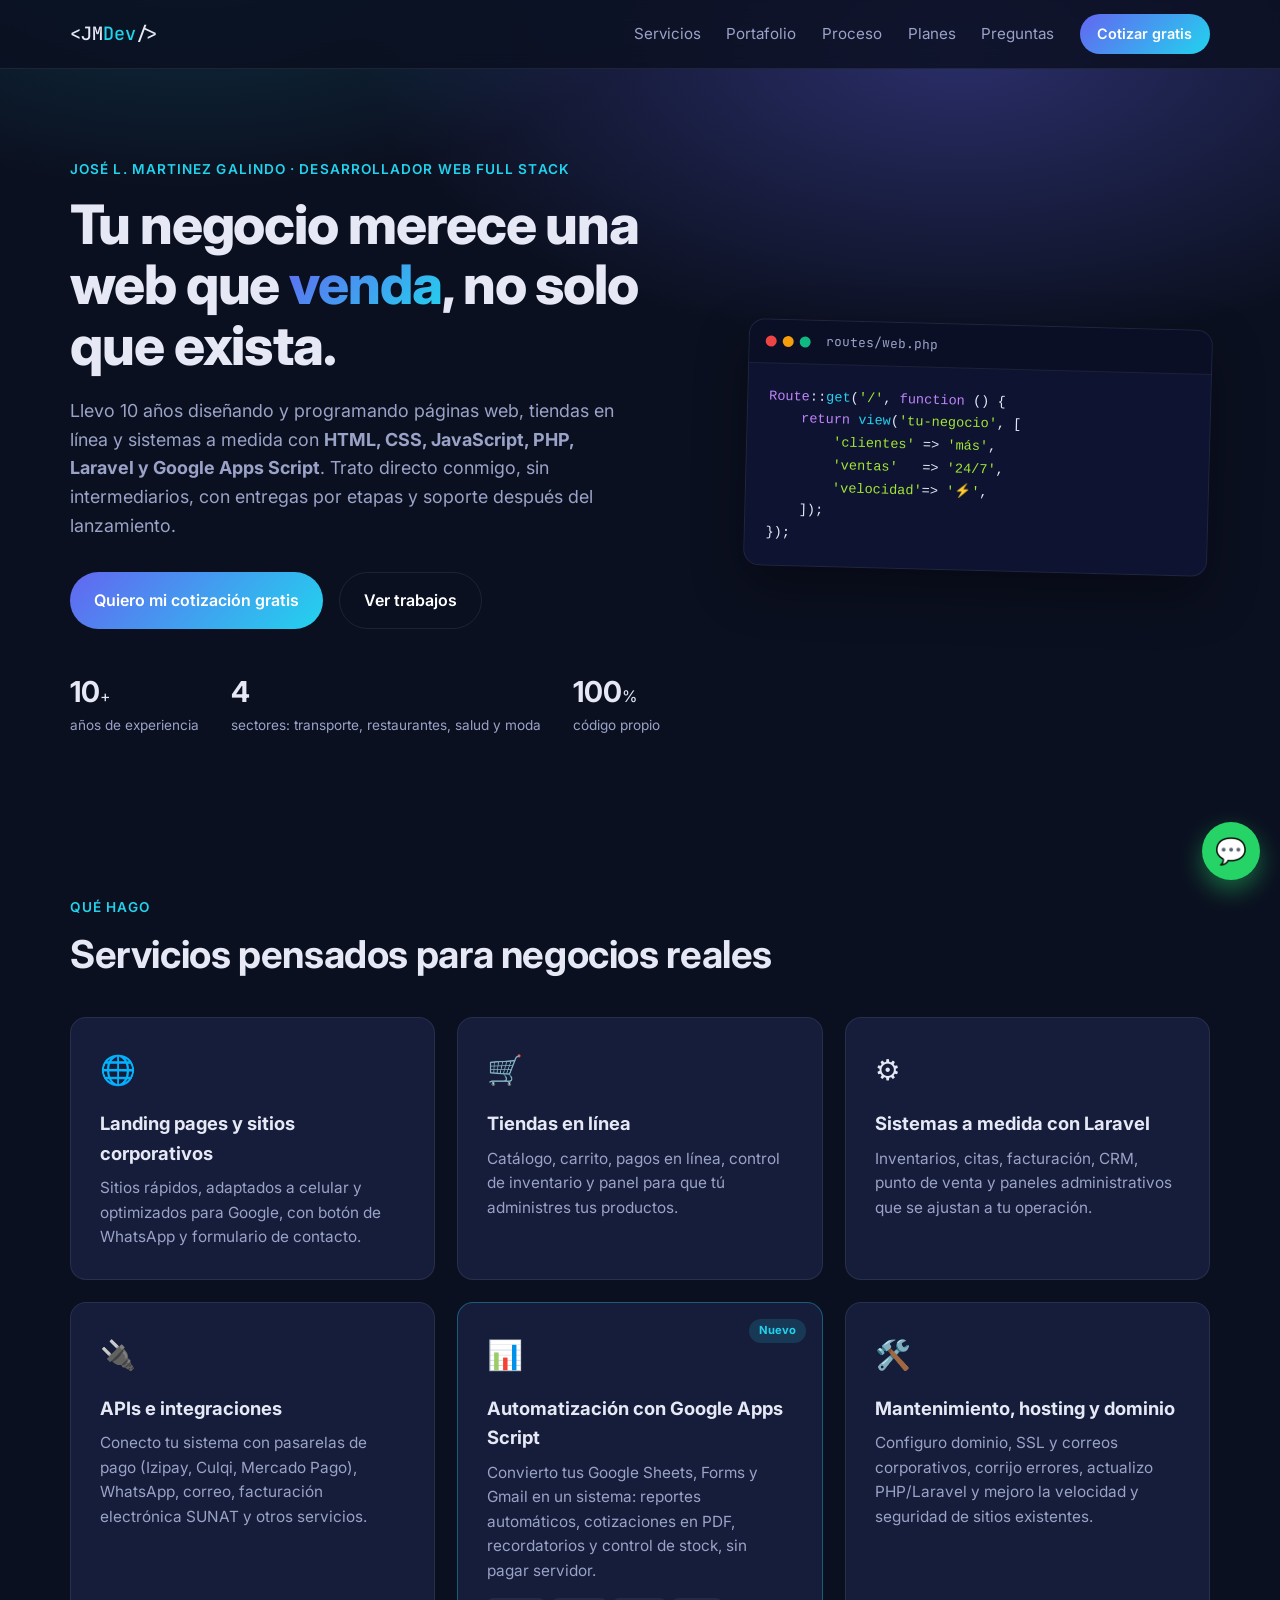
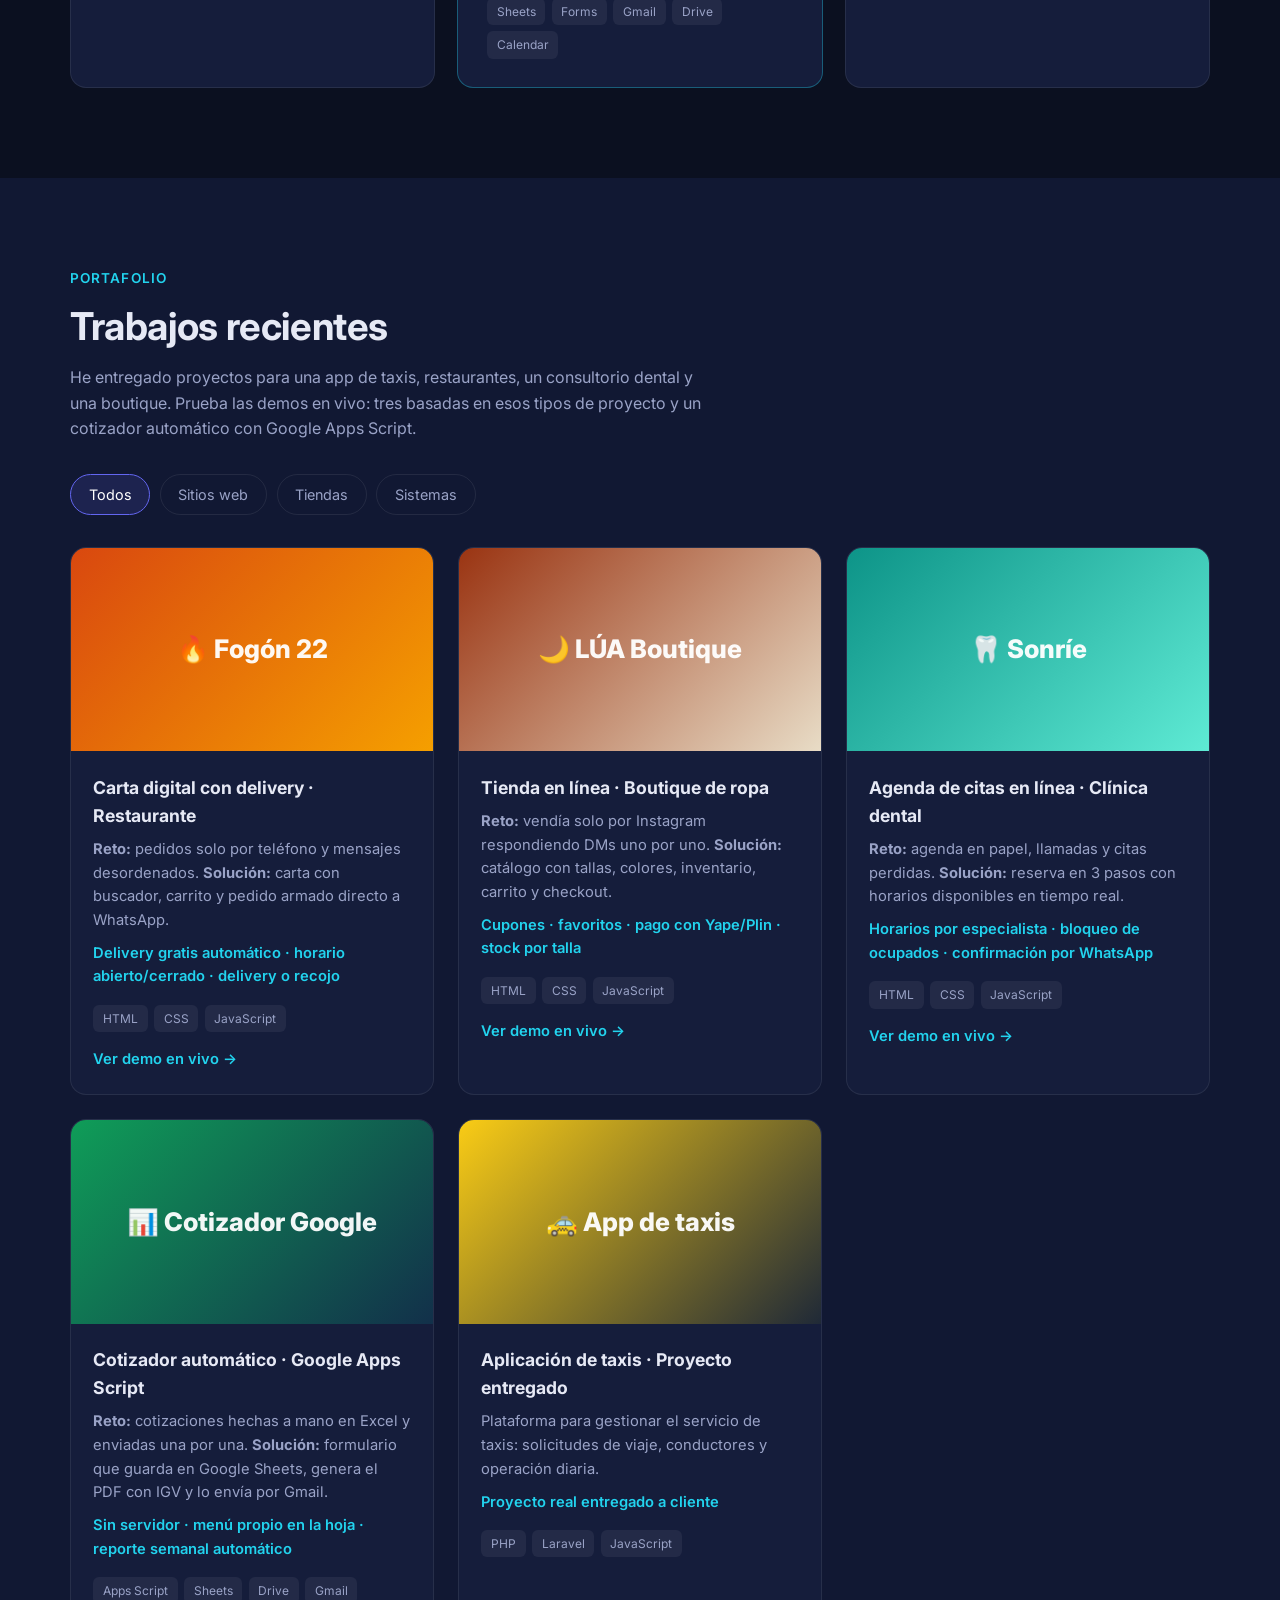
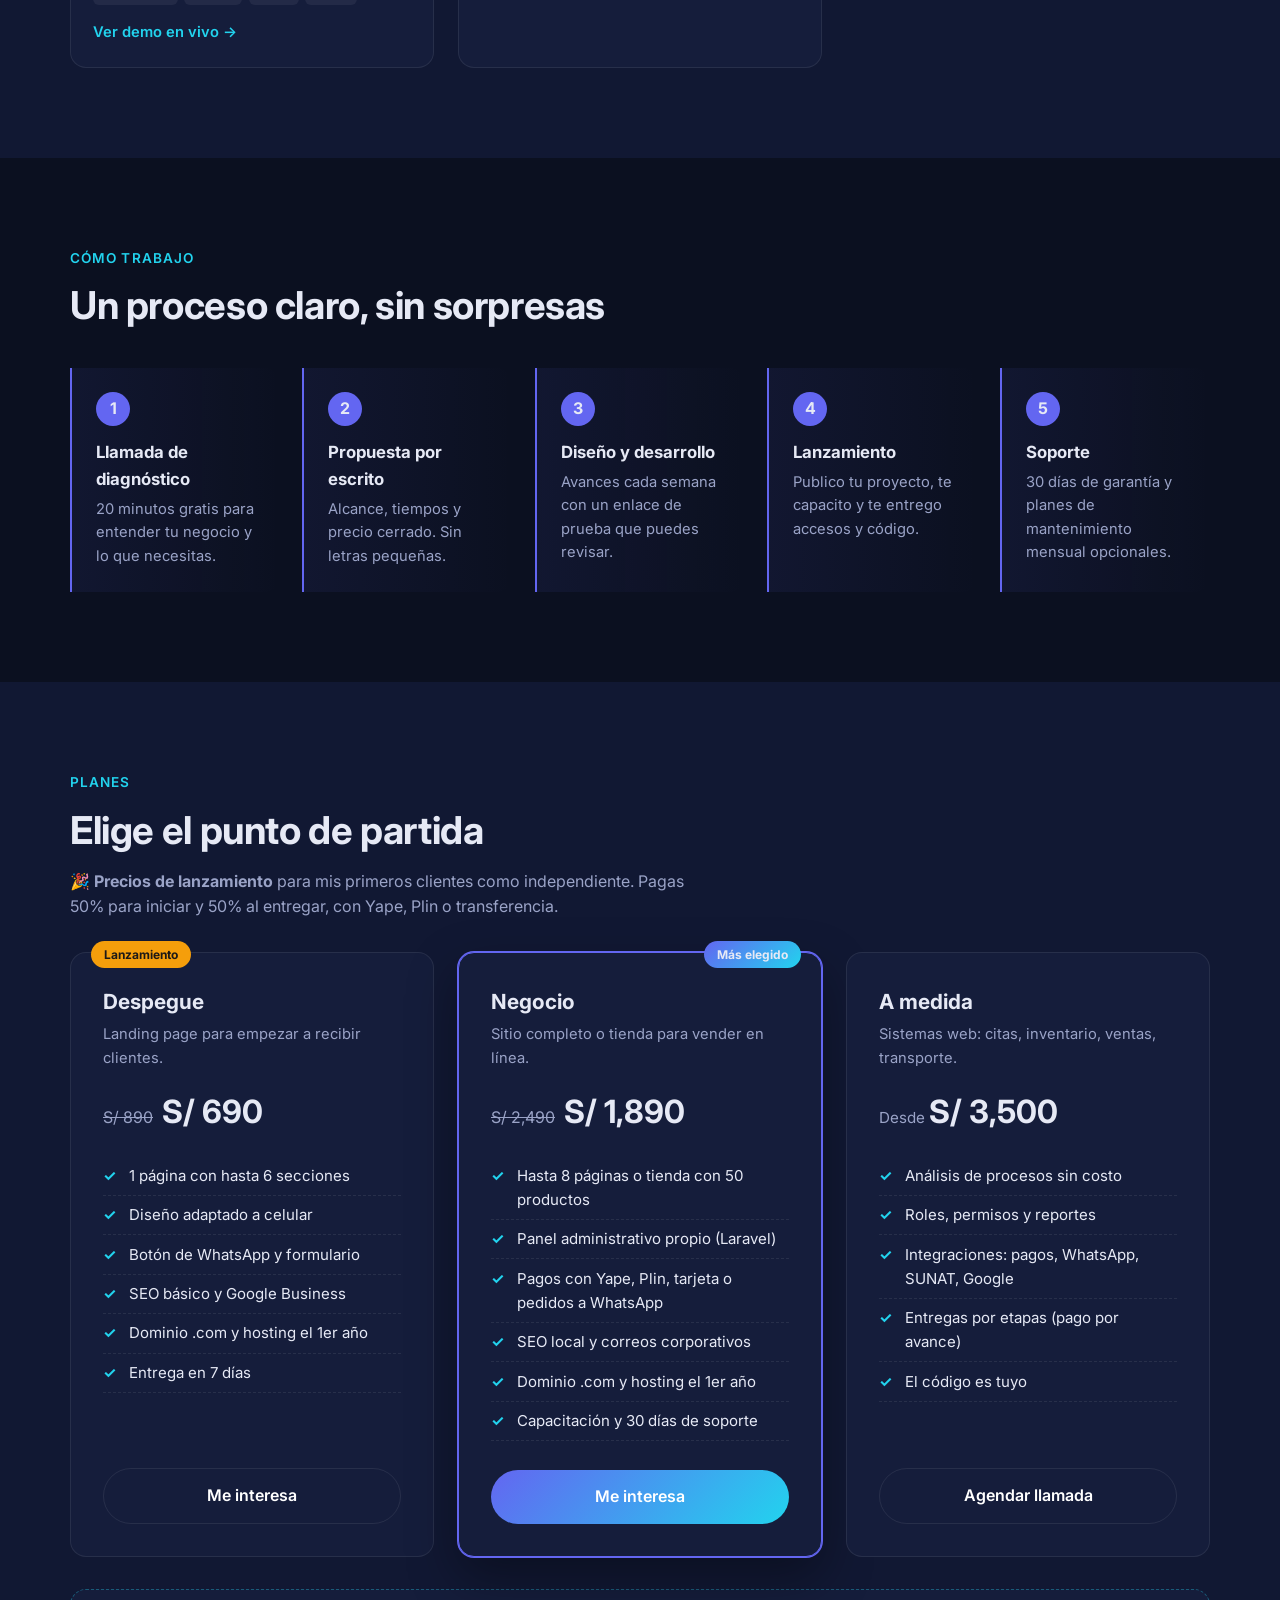
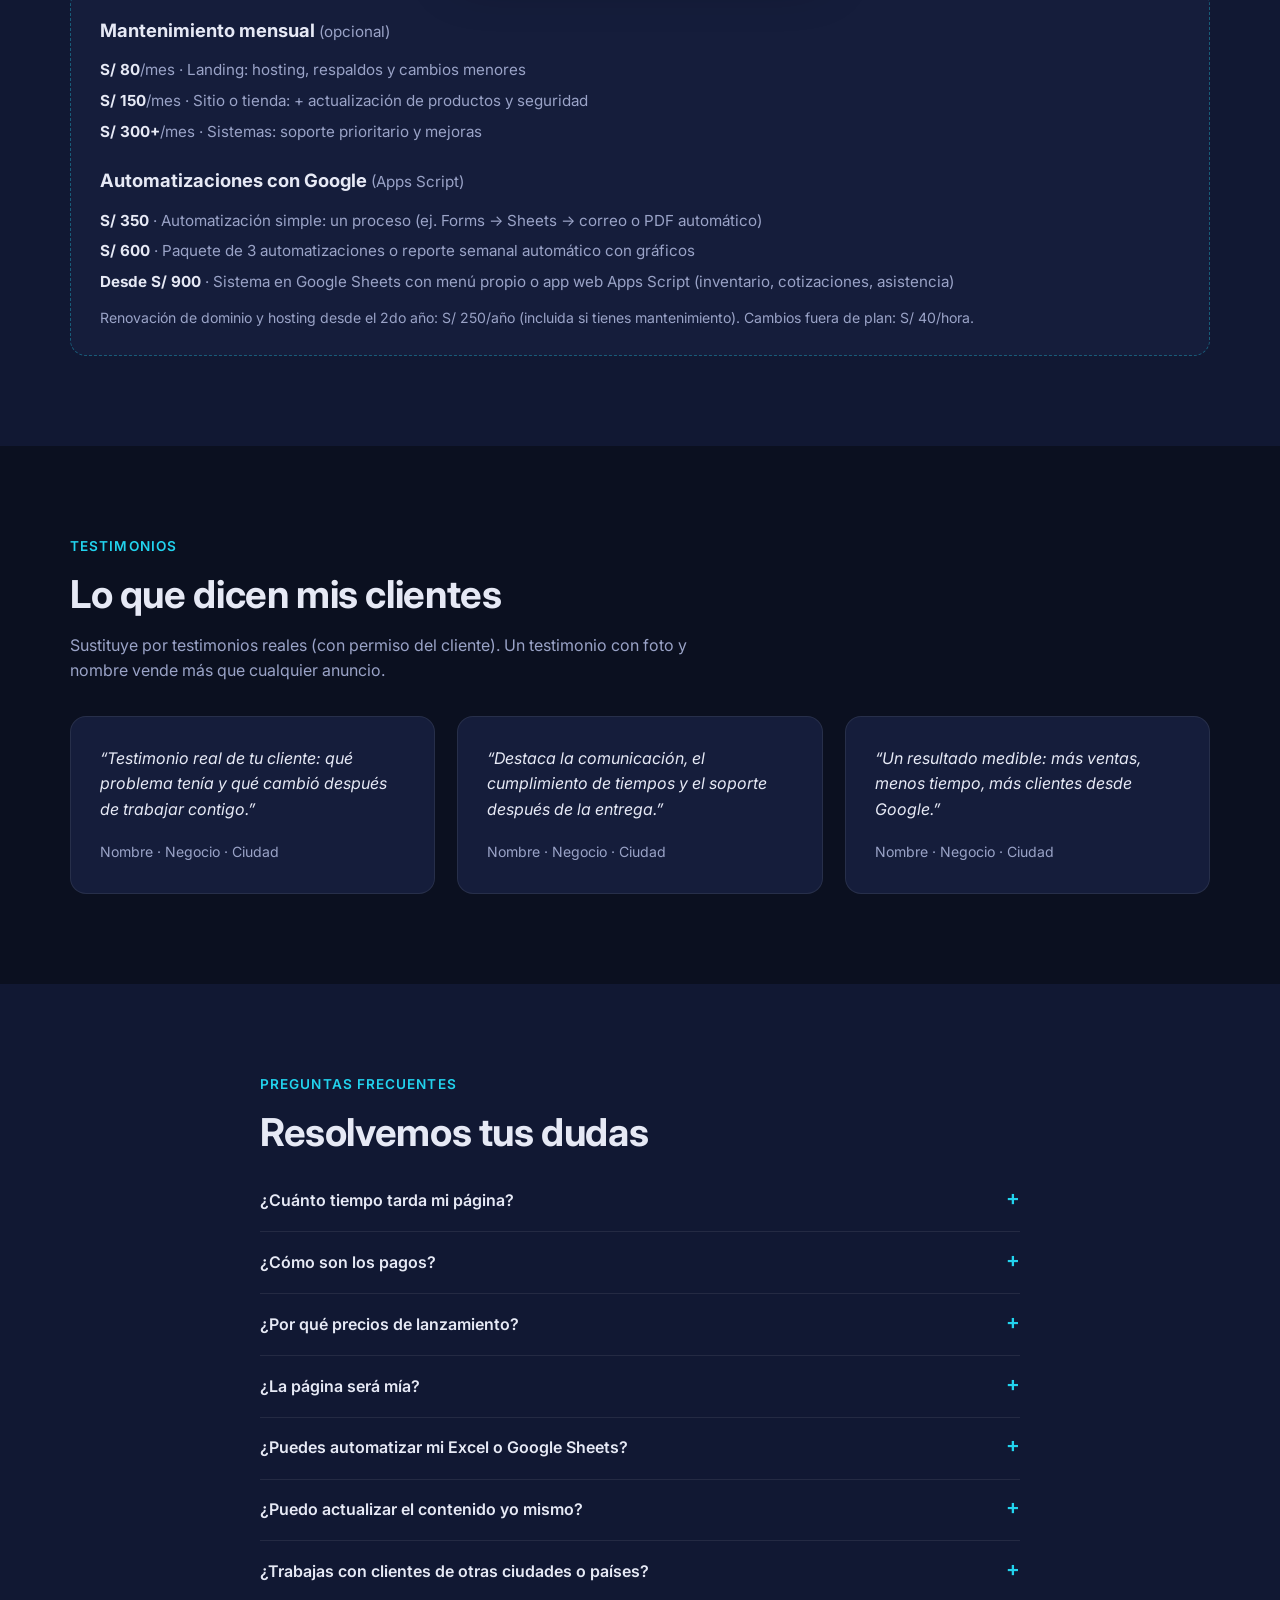
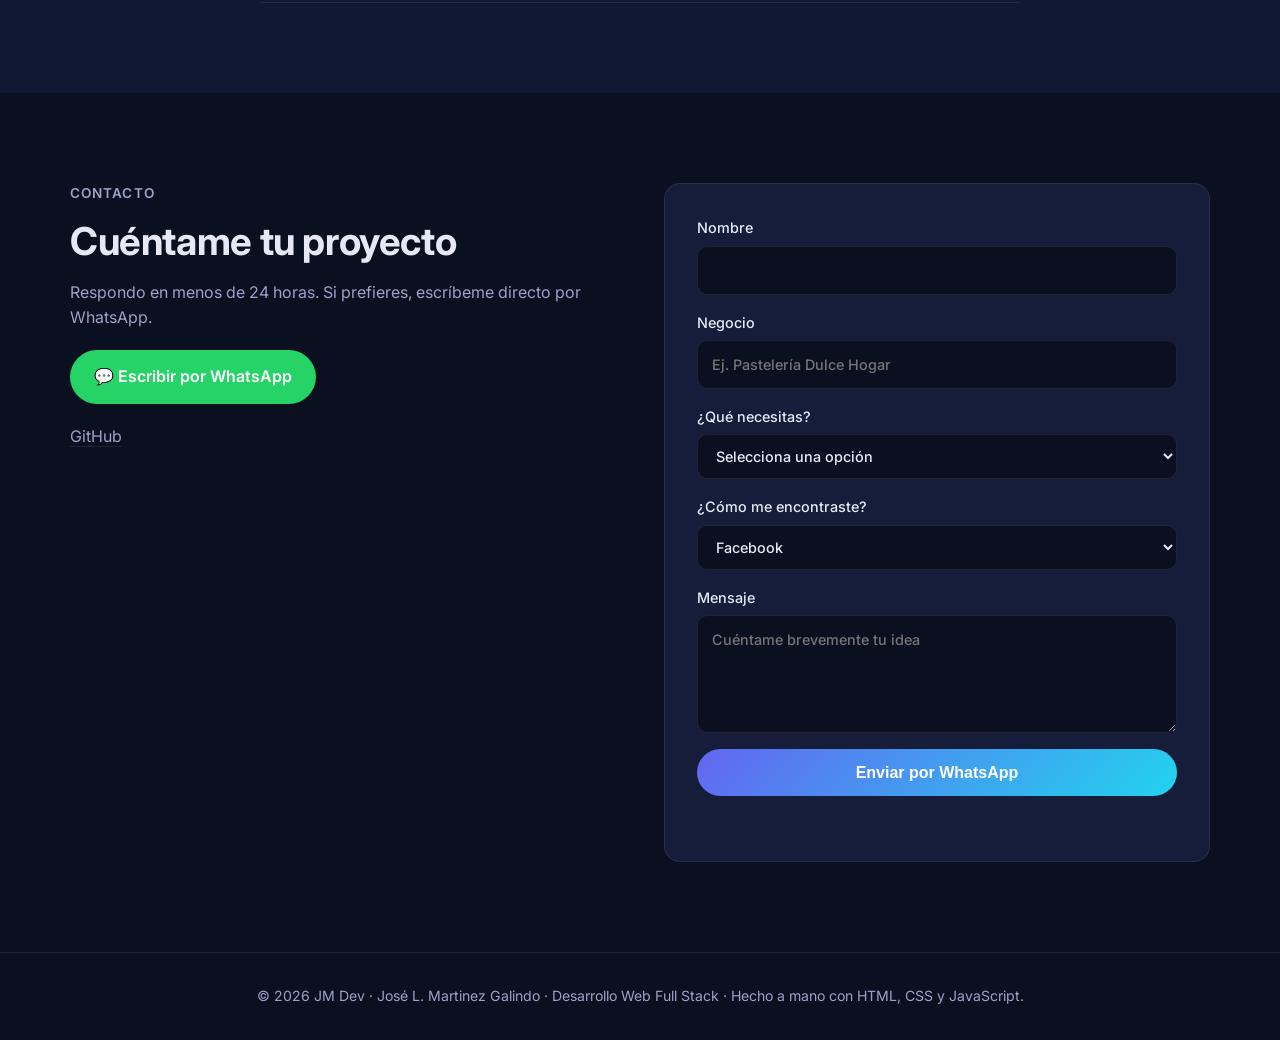
<file: index.html>
<!DOCTYPE html>
<html lang="es">
<head>
  <meta charset="UTF-8">
  <meta name="viewport" content="width=device-width, initial-scale=1.0">
  <title>JM Dev · José L. Martinez Galindo | Desarrollo Web Full Stack</title>
  <meta name="description" content="JM Dev — José L. Martinez Galindo, desarrollador web full stack con 10 años de experiencia. Creo páginas web, tiendas en línea y sistemas a medida con HTML, CSS, JavaScript, PHP, Laravel y automatizaciones con Google Apps Script. Cotiza gratis por WhatsApp.">

  <!-- Open Graph: así se ve el enlace al compartirlo en Facebook, Instagram y WhatsApp -->
  <meta property="og:type" content="website">
  <meta property="og:title" content="JM Dev · Desarrollo Web Full Stack | Tu negocio en internet, bien hecho">
  <meta property="og:description" content="Páginas web, tiendas en línea y sistemas a medida con Laravel. Cotización gratis.">
  <meta property="og:image" content="https://jlmg22204.github.io/portafolio-servicios-web/marca/portadas/og-cover-1200x630.png">
  <meta property="og:image:width" content="1200">
  <meta property="og:image:height" content="630">
  <meta property="og:url" content="https://jlmg22204.github.io/portafolio-servicios-web/">
  <meta property="og:locale" content="es_PE">
  <meta name="twitter:card" content="summary_large_image">

  <link rel="icon" href="img/favicon.svg" type="image/svg+xml">
  <link rel="preconnect" href="https://fonts.googleapis.com">
  <link rel="preconnect" href="https://fonts.gstatic.com" crossorigin>
  <link href="https://fonts.googleapis.com/css2?family=Inter:wght@400;500;600;700;800&family=JetBrains+Mono:wght@500&display=swap" rel="stylesheet">
  <link rel="stylesheet" href="css/styles.css">
</head>
<body>

  <!-- ===== NAV ===== -->
  <header class="nav" id="top">
    <div class="container nav__inner">
      <a href="#top" class="logo">&lt;JM<span>Dev</span>/&gt;</a>
      <button class="nav__toggle" aria-label="Abrir menú" aria-expanded="false">☰</button>
      <nav class="nav__links">
        <a href="#servicios">Servicios</a>
        <a href="#portafolio">Portafolio</a>
        <a href="#proceso">Proceso</a>
        <a href="#planes">Planes</a>
        <a href="#faq">Preguntas</a>
        <a href="#contacto" class="btn btn--sm">Cotizar gratis</a>
      </nav>
    </div>
  </header>

  <!-- ===== HERO ===== -->
  <section class="hero">
    <div class="container hero__grid">
      <div>
        <p class="eyebrow">José L. Martinez Galindo · Desarrollador Web Full Stack</p>
        <h1>Tu negocio merece una web que <span class="hl">venda</span>, no solo que exista.</h1>
        <p class="lead">Llevo 10 años diseñando y programando páginas web, tiendas en línea y sistemas a medida con
          <strong>HTML, CSS, JavaScript, PHP, Laravel y Google Apps Script</strong>. Trato directo conmigo, sin intermediarios,
          con entregas por etapas y soporte después del lanzamiento.</p>
        <div class="hero__cta">
          <a class="btn" href="#contacto" data-track="hero_cotizar">Quiero mi cotización gratis</a>
          <a class="btn btn--ghost" href="#portafolio">Ver trabajos</a>
        </div>
        <ul class="hero__stats">
          <li><strong data-count="10">0</strong>+ <span>años de experiencia</span></li>
          <li><strong data-count="4">0</strong> <span>sectores: transporte, restaurantes, salud y moda</span></li>
          <li><strong data-count="100">0</strong>% <span>código propio</span></li>
        </ul>
      </div>
      <div class="hero__code" aria-hidden="true">
        <div class="code__bar"><i></i><i></i><i></i><span>routes/web.php</span></div>
<pre><code><span class="k">Route</span>::<span class="f">get</span>(<span class="s">'/'</span>, <span class="k">function</span> () {
    <span class="k">return</span> <span class="f">view</span>(<span class="s">'tu-negocio'</span>, [
        <span class="s">'clientes'</span> =&gt; <span class="s">'más'</span>,
        <span class="s">'ventas'</span>   =&gt; <span class="s">'24/7'</span>,
        <span class="s">'velocidad'</span>=&gt; <span class="s">'⚡'</span>,
    ]);
});</code></pre>
      </div>
    </div>
  </section>

  <!-- ===== SERVICIOS ===== -->
  <section class="section" id="servicios">
    <div class="container">
      <p class="eyebrow">Qué hago</p>
      <h2>Servicios pensados para negocios reales</h2>
      <div class="cards">
        <article class="card">
          <div class="card__icon">🌐</div>
          <h3>Landing pages y sitios corporativos</h3>
          <p>Sitios rápidos, adaptados a celular y optimizados para Google, con botón de WhatsApp y formulario de contacto.</p>
        </article>
        <article class="card">
          <div class="card__icon">🛒</div>
          <h3>Tiendas en línea</h3>
          <p>Catálogo, carrito, pagos en línea, control de inventario y panel para que tú administres tus productos.</p>
        </article>
        <article class="card">
          <div class="card__icon">⚙️</div>
          <h3>Sistemas a medida con Laravel</h3>
          <p>Inventarios, citas, facturación, CRM, punto de venta y paneles administrativos que se ajustan a tu operación.</p>
        </article>
        <article class="card">
          <div class="card__icon">🔌</div>
          <h3>APIs e integraciones</h3>
          <p>Conecto tu sistema con pasarelas de pago (Izipay, Culqi, Mercado Pago), WhatsApp, correo, facturación electrónica SUNAT y otros servicios.</p>
        </article>
        <article class="card card--new">
          <div class="card__icon">📊</div>
          <h3>Automatización con Google Apps Script</h3>
          <p>Convierto tus Google Sheets, Forms y Gmail en un sistema: reportes automáticos, cotizaciones en PDF, recordatorios y control de stock, sin pagar servidor.</p>
          <ul class="tags"><li>Sheets</li><li>Forms</li><li>Gmail</li><li>Drive</li><li>Calendar</li></ul>
        </article>
        <article class="card">
          <div class="card__icon">🛠️</div>
          <h3>Mantenimiento, hosting y dominio</h3>
          <p>Configuro dominio, SSL y correos corporativos, corrijo errores, actualizo PHP/Laravel y mejoro la velocidad y seguridad de sitios existentes.</p>
        </article>
      </div>
    </div>
  </section>

  <!-- ===== PORTAFOLIO ===== -->
  <section class="section section--alt" id="portafolio">
    <div class="container">
      <p class="eyebrow">Portafolio</p>
      <h2>Trabajos recientes</h2>
      <p class="sub">He entregado proyectos para una app de taxis, restaurantes, un consultorio dental y una boutique. Prueba las demos en vivo: tres basadas en esos tipos de proyecto y un cotizador automático con Google Apps Script.</p>
      <div class="filters" role="tablist">
        <button class="filter is-active" data-filter="all">Todos</button>
        <button class="filter" data-filter="web">Sitios web</button>
        <button class="filter" data-filter="shop">Tiendas</button>
        <button class="filter" data-filter="system">Sistemas</button>
      </div>
      <div class="projects">
        <article class="project" data-cat="web">
          <a href="demos/restaurante/" class="project__img" style="--c1:#d9480f;--c2:#f59f00">🔥 Fogón 22</a>
          <div class="project__body">
            <h3>Carta digital con delivery · Restaurante</h3>
            <p><strong>Reto:</strong> pedidos solo por teléfono y mensajes desordenados. <strong>Solución:</strong> carta con buscador, carrito y pedido armado directo a WhatsApp.</p>
            <p class="result">Delivery gratis automático · horario abierto/cerrado · delivery o recojo</p>
            <ul class="tags"><li>HTML</li><li>CSS</li><li>JavaScript</li></ul>
            <a class="demo-link" href="demos/restaurante/" target="_blank" rel="noopener">Ver demo en vivo →</a>
          </div>
        </article>
        <article class="project" data-cat="shop">
          <a href="demos/tienda/" class="project__img" style="--c1:#9a3412;--c2:#e8dcc6">🌙 LÚA Boutique</a>
          <div class="project__body">
            <h3>Tienda en línea · Boutique de ropa</h3>
            <p><strong>Reto:</strong> vendía solo por Instagram respondiendo DMs uno por uno. <strong>Solución:</strong> catálogo con tallas, colores, inventario, carrito y checkout.</p>
            <p class="result">Cupones · favoritos · pago con Yape/Plin · stock por talla</p>
            <ul class="tags"><li>HTML</li><li>CSS</li><li>JavaScript</li></ul>
            <a class="demo-link" href="demos/tienda/" target="_blank" rel="noopener">Ver demo en vivo →</a>
          </div>
        </article>
        <article class="project" data-cat="system">
          <a href="demos/clinica/" class="project__img" style="--c1:#0d9488;--c2:#5eead4">🦷 Sonríe</a>
          <div class="project__body">
            <h3>Agenda de citas en línea · Clínica dental</h3>
            <p><strong>Reto:</strong> agenda en papel, llamadas y citas perdidas. <strong>Solución:</strong> reserva en 3 pasos con horarios disponibles en tiempo real.</p>
            <p class="result">Horarios por especialista · bloqueo de ocupados · confirmación por WhatsApp</p>
            <ul class="tags"><li>HTML</li><li>CSS</li><li>JavaScript</li></ul>
            <a class="demo-link" href="demos/clinica/" target="_blank" rel="noopener">Ver demo en vivo →</a>
          </div>
        </article>
        <article class="project" data-cat="system">
          <a href="demos/cotizador/" class="project__img" style="--c1:#0f9d58;--c2:#12304a">📊 Cotizador Google</a>
          <div class="project__body">
            <h3>Cotizador automático · Google Apps Script</h3>
            <p><strong>Reto:</strong> cotizaciones hechas a mano en Excel y enviadas una por una. <strong>Solución:</strong> formulario que guarda en Google Sheets, genera el PDF con IGV y lo envía por Gmail.</p>
            <p class="result">Sin servidor · menú propio en la hoja · reporte semanal automático</p>
            <ul class="tags"><li>Apps Script</li><li>Sheets</li><li>Drive</li><li>Gmail</li></ul>
            <a class="demo-link" href="demos/cotizador/" target="_blank" rel="noopener">Ver demo en vivo →</a>
          </div>
        </article>
        <article class="project" data-cat="system">
          <div class="project__img" style="--c1:#facc15;--c2:#1f2937">🚕 App de taxis</div>
          <div class="project__body">
            <h3>Aplicación de taxis · Proyecto entregado</h3>
            <p>Plataforma para gestionar el servicio de taxis: solicitudes de viaje, conductores y operación diaria.</p>
            <p class="result">Proyecto real entregado a cliente</p>
            <ul class="tags"><li>PHP</li><li>Laravel</li><li>JavaScript</li></ul>
          </div>
        </article>
      </div>
    </div>
  </section>

  <!-- ===== PROCESO ===== -->
  <section class="section" id="proceso">
    <div class="container">
      <p class="eyebrow">Cómo trabajo</p>
      <h2>Un proceso claro, sin sorpresas</h2>
      <ol class="steps">
        <li><span>1</span><h3>Llamada de diagnóstico</h3><p>20 minutos gratis para entender tu negocio y lo que necesitas.</p></li>
        <li><span>2</span><h3>Propuesta por escrito</h3><p>Alcance, tiempos y precio cerrado. Sin letras pequeñas.</p></li>
        <li><span>3</span><h3>Diseño y desarrollo</h3><p>Avances cada semana con un enlace de prueba que puedes revisar.</p></li>
        <li><span>4</span><h3>Lanzamiento</h3><p>Publico tu proyecto, te capacito y te entrego accesos y código.</p></li>
        <li><span>5</span><h3>Soporte</h3><p>30 días de garantía y planes de mantenimiento mensual opcionales.</p></li>
      </ol>
    </div>
  </section>

  <!-- ===== PLANES ===== -->
  <section class="section section--alt" id="planes">
    <div class="container">
      <p class="eyebrow">Planes</p>
      <h2>Elige el punto de partida</h2>
      <p class="sub">🎉 <strong>Precios de lanzamiento</strong> para mis primeros clientes como independiente. Pagas 50% para iniciar y 50% al entregar, con Yape, Plin o transferencia.</p>
      <div class="plans">
        <article class="plan">
          <span class="badge badge--launch">Lanzamiento</span>
          <h3>Despegue</h3>
          <p class="plan__desc">Landing page para empezar a recibir clientes.</p>
          <p class="price"><s>S/ 890</s> <strong>S/ 690</strong></p>
          <ul>
            <li>1 página con hasta 6 secciones</li>
            <li>Diseño adaptado a celular</li>
            <li>Botón de WhatsApp y formulario</li>
            <li>SEO básico y Google Business</li>
            <li>Dominio .com y hosting el 1er año</li>
            <li>Entrega en 7 días</li>
          </ul>
          <a class="btn btn--ghost" href="#contacto" data-plan="Despegue">Me interesa</a>
        </article>
        <article class="plan plan--featured">
          <span class="badge">Más elegido</span>
          <h3>Negocio</h3>
          <p class="plan__desc">Sitio completo o tienda para vender en línea.</p>
          <p class="price"><s>S/ 2,490</s> <strong>S/ 1,890</strong></p>
          <ul>
            <li>Hasta 8 páginas o tienda con 50 productos</li>
            <li>Panel administrativo propio (Laravel)</li>
            <li>Pagos con Yape, Plin, tarjeta o pedidos a WhatsApp</li>
            <li>SEO local y correos corporativos</li>
            <li>Dominio .com y hosting el 1er año</li>
            <li>Capacitación y 30 días de soporte</li>
          </ul>
          <a class="btn" href="#contacto" data-plan="Negocio">Me interesa</a>
        </article>
        <article class="plan">
          <h3>A medida</h3>
          <p class="plan__desc">Sistemas web: citas, inventario, ventas, transporte.</p>
          <p class="price">Desde <strong>S/ 3,500</strong></p>
          <ul>
            <li>Análisis de procesos sin costo</li>
            <li>Roles, permisos y reportes</li>
            <li>Integraciones: pagos, WhatsApp, SUNAT, Google</li>
            <li>Entregas por etapas (pago por avance)</li>
            <li>El código es tuyo</li>
          </ul>
          <a class="btn btn--ghost" href="#contacto" data-plan="A medida">Agendar llamada</a>
        </article>
      </div>
      <div class="maint">
        <h3>Mantenimiento mensual <span>(opcional)</span></h3>
        <ul>
          <li><strong>S/ 80</strong>/mes · Landing: hosting, respaldos y cambios menores</li>
          <li><strong>S/ 150</strong>/mes · Sitio o tienda: + actualización de productos y seguridad</li>
          <li><strong>S/ 300+</strong>/mes · Sistemas: soporte prioritario y mejoras</li>
        </ul>
        <h3 style="margin-top:1.4rem">Automatizaciones con Google <span>(Apps Script)</span></h3>
        <ul>
          <li><strong>S/ 350</strong> · Automatización simple: un proceso (ej. Forms → Sheets → correo o PDF automático)</li>
          <li><strong>S/ 600</strong> · Paquete de 3 automatizaciones o reporte semanal automático con gráficos</li>
          <li><strong>Desde S/ 900</strong> · Sistema en Google Sheets con menú propio o app web Apps Script (inventario, cotizaciones, asistencia)</li>
        </ul>
        <p>Renovación de dominio y hosting desde el 2do año: S/ 250/año (incluida si tienes mantenimiento). Cambios fuera de plan: S/ 40/hora.</p>
      </div>
    </div>
  </section>

  <!-- ===== TESTIMONIOS ===== -->
  <section class="section" id="testimonios">
    <div class="container">
      <p class="eyebrow">Testimonios</p>
      <h2>Lo que dicen mis clientes</h2>
      <p class="sub">Sustituye por testimonios reales (con permiso del cliente). Un testimonio con foto y nombre vende más que cualquier anuncio.</p>
      <div class="quotes">
        <blockquote><p>“Testimonio real de tu cliente: qué problema tenía y qué cambió después de trabajar contigo.”</p><cite>Nombre · Negocio · Ciudad</cite></blockquote>
        <blockquote><p>“Destaca la comunicación, el cumplimiento de tiempos y el soporte después de la entrega.”</p><cite>Nombre · Negocio · Ciudad</cite></blockquote>
        <blockquote><p>“Un resultado medible: más ventas, menos tiempo, más clientes desde Google.”</p><cite>Nombre · Negocio · Ciudad</cite></blockquote>
      </div>
    </div>
  </section>

  <!-- ===== FAQ ===== -->
  <section class="section section--alt" id="faq">
    <div class="container container--narrow">
      <p class="eyebrow">Preguntas frecuentes</p>
      <h2>Resolvemos tus dudas</h2>
      <details><summary>¿Cuánto tiempo tarda mi página?</summary><p>Una landing page entre 5 y 7 días hábiles. Un sitio o tienda entre 2 y 4 semanas. Los sistemas a medida se planifican por etapas.</p></details>
      <details><summary>¿Cómo son los pagos?</summary><p>50% de anticipo para iniciar y 50% al entregar, por Yape, Plin o transferencia. En sistemas a medida, pagos por etapa terminada.</p></details>
      <details><summary>¿Por qué precios de lanzamiento?</summary><p>Tengo 10 años programando y ahora empiezo como independiente en Chimbote. Para mis primeros clientes ofrezco un precio especial a cambio de tu opinión y permiso para mostrar el proyecto en mi portafolio.</p></details>
      <details><summary>¿La página será mía?</summary><p>Sí. Te entrego el código, los accesos al hosting, dominio y panel administrativo.</p></details>
      <details><summary>¿Puedes automatizar mi Excel o Google Sheets?</summary><p>Sí. Con Google Apps Script automatizo tareas repetitivas en Sheets, Forms, Gmail, Drive y Calendar: reportes, cotizaciones en PDF, recordatorios y control de stock. Si hoy trabajas en Excel, lo migramos a Google Sheets. No necesitas pagar servidor ni licencias extra.</p></details>
      <details><summary>¿Puedo actualizar el contenido yo mismo?</summary><p>Sí. Incluyo un panel sencillo y una capacitación para que cambies textos, fotos y productos.</p></details>
      <details><summary>¿Trabajas con clientes de otras ciudades o países?</summary><p>Sí, trabajo 100% en línea con videollamadas y avances semanales.</p></details>
    </div>
  </section>

  <!-- ===== CONTACTO ===== -->
  <section class="section" id="contacto">
    <div class="container contact">
      <div>
        <p class="eyebrow">Contacto</p>
        <h2>Cuéntame tu proyecto</h2>
        <p>Respondo en menos de 24 horas. Si prefieres, escríbeme directo por WhatsApp.</p>
        <a class="btn btn--wa" id="wa-direct" href="#" target="_blank" rel="noopener">💬 Escribir por WhatsApp</a>
        <ul class="socials">
          <!-- Redes: descomentar cuando existan
          <li><a href="https://facebook.com/jmdev.pe" target="_blank" rel="noopener">Facebook</a></li>
          <li><a href="https://instagram.com/jmdev.pe" target="_blank" rel="noopener">Instagram</a></li>
          <li><a href="https://tiktok.com/@jmdev.pe" target="_blank" rel="noopener">TikTok</a></li>
          <li><a href="https://linkedin.com/in/TU_USUARIO" target="_blank" rel="noopener">LinkedIn</a></li>
          -->
          <li><a href="https://github.com/jlmg22204" target="_blank" rel="noopener">GitHub</a></li>
        </ul>
      </div>
      <form class="form" id="lead-form" novalidate>
        <label>Nombre<input name="nombre" required autocomplete="name"></label>
        <label>Negocio<input name="negocio" placeholder="Ej. Pastelería Dulce Hogar"></label>
        <label>¿Qué necesitas?
          <select name="servicio" required>
            <option value="">Selecciona una opción</option>
            <option>Landing page</option>
            <option>Sitio web corporativo</option>
            <option>Tienda en línea</option>
            <option>Sistema a medida</option>
            <option>Automatización Google (Apps Script)</option>
            <option>Mantenimiento / mejoras</option>
          </select>
        </label>
        <label>¿Cómo me encontraste?
          <select name="origen">
            <option>Facebook</option>
            <option>Instagram</option>
            <option>TikTok</option>
            <option>LinkedIn</option>
            <option>Google</option>
            <option>Recomendación</option>
          </select>
        </label>
        <label>Mensaje<textarea name="mensaje" rows="4" placeholder="Cuéntame brevemente tu idea"></textarea></label>
        <button class="btn" type="submit">Enviar por WhatsApp</button>
        <p class="form__msg" role="status"></p>
      </form>
    </div>
  </section>

  <footer class="footer">
    <div class="container">
      <p>© <span id="year"></span> JM Dev · José L. Martinez Galindo · Desarrollo Web Full Stack · Hecho a mano con HTML, CSS y JavaScript.</p>
    </div>
  </footer>

  <a class="wa-float" id="wa-float" href="#" target="_blank" rel="noopener" aria-label="WhatsApp">💬</a>

  <script src="js/main.js"></script>
</body>
</html>
</file>
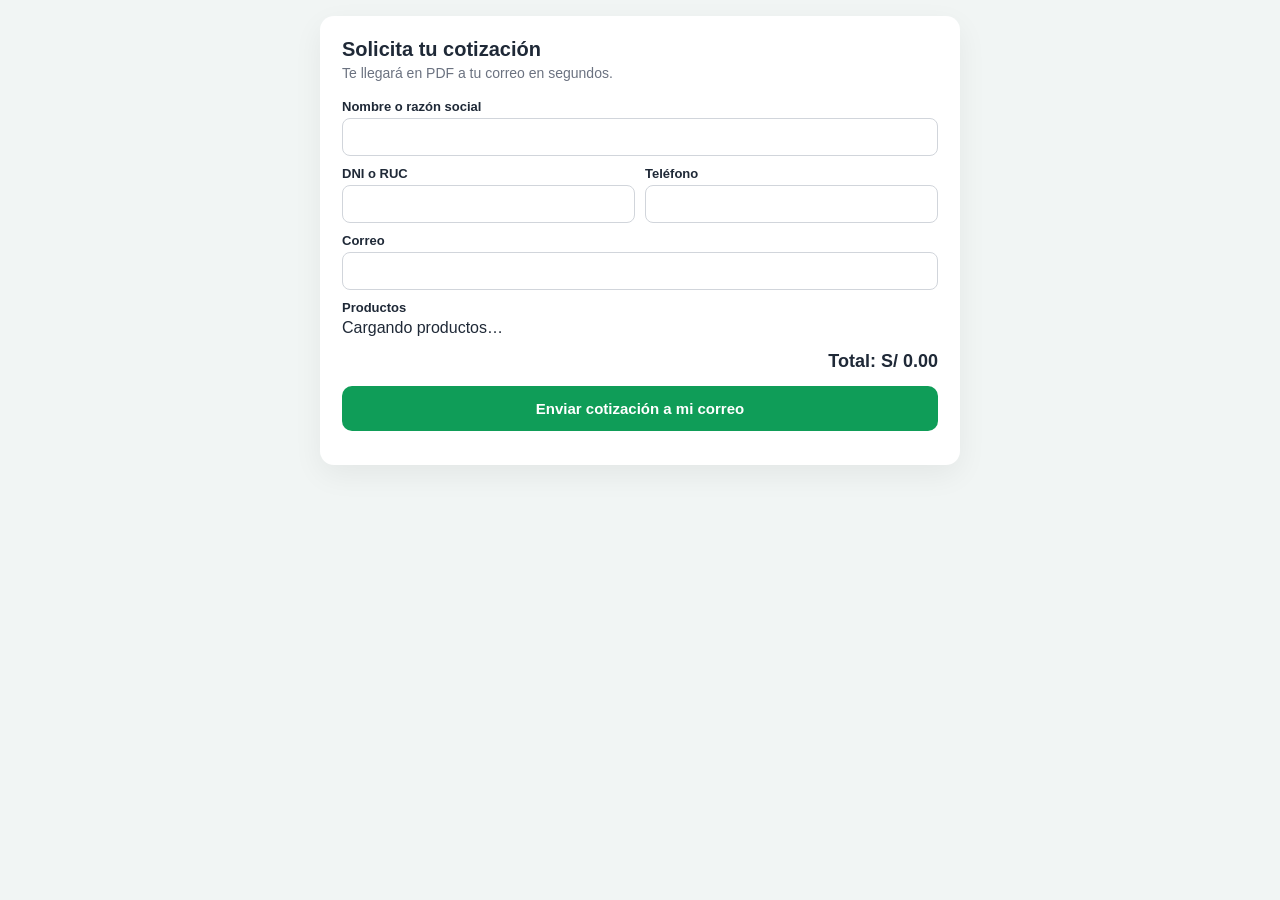
<file: apps-script/cotizador/Index.html>
<!DOCTYPE html>
<html>
<head>
  <base target="_top">
  <meta charset="utf-8">
  <style>
    * { box-sizing: border-box; }
    body { font-family: Arial, sans-serif; background: #f1f5f4; color: #1f2937; margin: 0; padding: 16px; }
    .card { max-width: 640px; margin: 0 auto; background: #fff; border-radius: 14px; padding: 22px; box-shadow: 0 10px 30px rgba(0,0,0,.06); }
    h1 { font-size: 20px; margin: 0 0 4px; } p.s { color: #6b7280; margin: 0 0 18px; font-size: 14px; }
    label { display: block; font-size: 13px; font-weight: bold; margin: 10px 0 4px; }
    input { width: 100%; padding: 10px; border: 1px solid #d1d5db; border-radius: 8px; font-size: 14px; }
    .row { display: grid; grid-template-columns: 1fr 1fr; gap: 10px; }
    .prod { display: flex; justify-content: space-between; align-items: center; gap: 8px; padding: 8px 0; border-bottom: 1px solid #f0f0f0; font-size: 14px; }
    .prod input { width: 70px; text-align: center; }
    .tot { text-align: right; font-size: 18px; font-weight: bold; margin: 14px 0; }
    button { width: 100%; background: #0f9d58; color: #fff; border: 0; border-radius: 10px; padding: 14px; font-size: 15px; font-weight: bold; cursor: pointer; }
    button:disabled { opacity: .5; }
    .msg { margin-top: 12px; font-size: 14px; } .ok { color: #0f9d58; } .err { color: #dc2626; }
    @media (max-width: 520px) { .row { grid-template-columns: 1fr; } }
  </style>
</head>
<body>
  <div class="card">
    <h1>Solicita tu cotización</h1>
    <p class="s">Te llegará en PDF a tu correo en segundos.</p>
    <form id="f">
      <label>Nombre o razón social</label><input name="cliente" required>
      <div class="row">
        <div><label>DNI o RUC</label><input name="documento" required inputmode="numeric" pattern="\d{8}|\d{11}"></div>
        <div><label>Teléfono</label><input name="telefono" inputmode="tel"></div>
      </div>
      <label>Correo</label><input name="correo" type="email" required>
      <label>Productos</label>
      <div id="productos">Cargando productos…</div>
      <div class="tot" id="tot">Total: S/ 0.00</div>
      <button id="btn">Enviar cotización a mi correo</button>
      <div class="msg" id="msg"></div>
    </form>
  </div>
  <script>
    let productos = [];
    const soles = (n) => 'S/ ' + n.toLocaleString('es-PE', { minimumFractionDigits: 2, maximumFractionDigits: 2 });
    const total = () => productos.reduce((s, p) => s + p.precio * (+document.querySelector(`[data-c="${p.codigo}"]`).value || 0), 0);
    google.script.run.withSuccessHandler((lista) => {
      productos = lista;
      document.getElementById('productos').innerHTML = lista.map((p) =>
        `<div class="prod"><span>${p.nombre}<br><small style="color:#6b7280">${soles(p.precio)}</small></span>
         <input type="number" min="0" step="1" value="0" data-c="${p.codigo}"></div>`).join('');
    }).getProductos();
    document.addEventListener('input', () => { document.getElementById('tot').textContent = 'Total: ' + soles(total()); });
    document.getElementById('f').addEventListener('submit', (e) => {
      e.preventDefault();
      const fd = new FormData(e.target), btn = document.getElementById('btn'), msg = document.getElementById('msg');
      const datos = Object.fromEntries(['cliente', 'documento', 'telefono', 'correo'].map((k) => [k, fd.get(k)]));
      datos.items = productos.map((p) => ({ codigo: p.codigo, cantidad: +document.querySelector(`[data-c="${p.codigo}"]`).value || 0 }));
      btn.disabled = true; msg.className = 'msg'; msg.textContent = 'Generando tu cotización…';
      google.script.run
        .withSuccessHandler((r) => { msg.className = 'msg ok'; msg.textContent = `✓ Cotización ${r.numero} enviada a ${datos.correo} (${soles(r.total)}).`; e.target.reset(); btn.disabled = false; })
        .withFailureHandler((err) => { msg.className = 'msg err'; msg.textContent = '✗ ' + err.message; btn.disabled = false; })
        .crearCotizacion(datos);
    });
  </script>
</body>
</html>
</file>
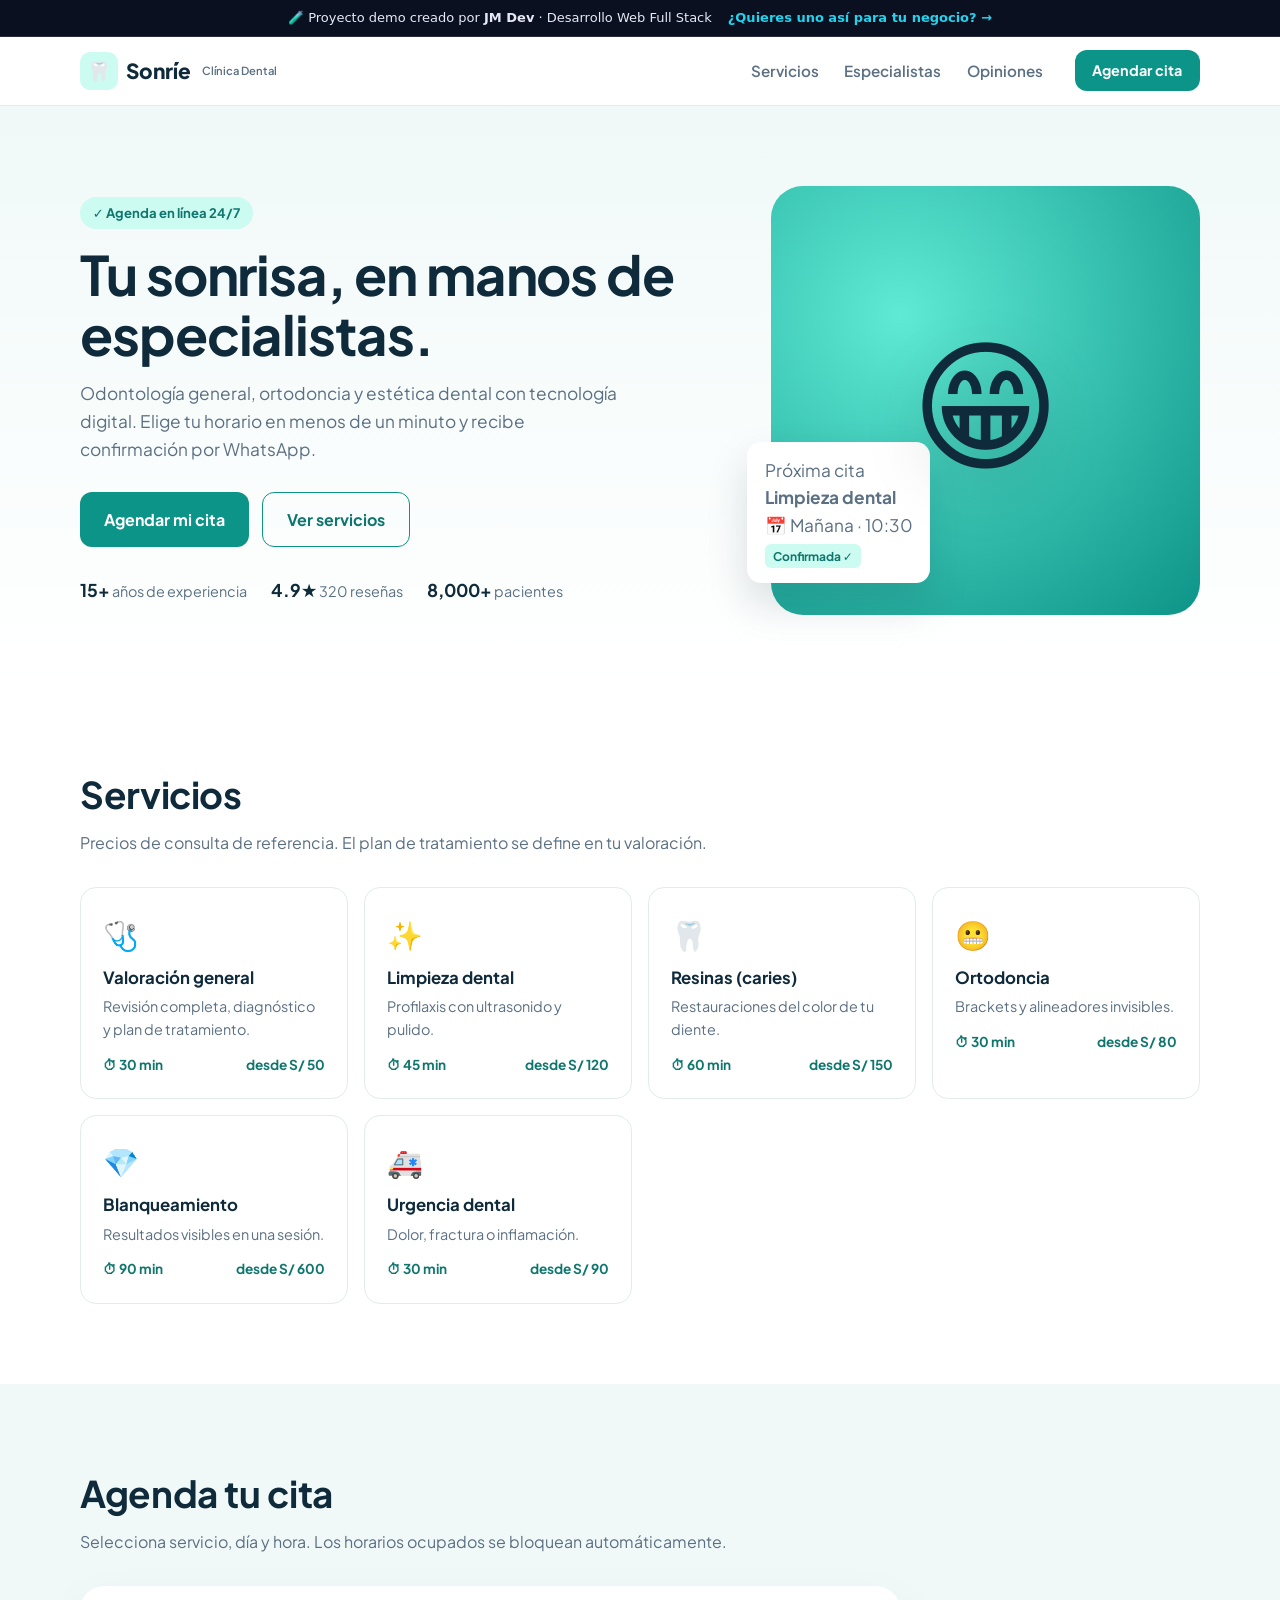
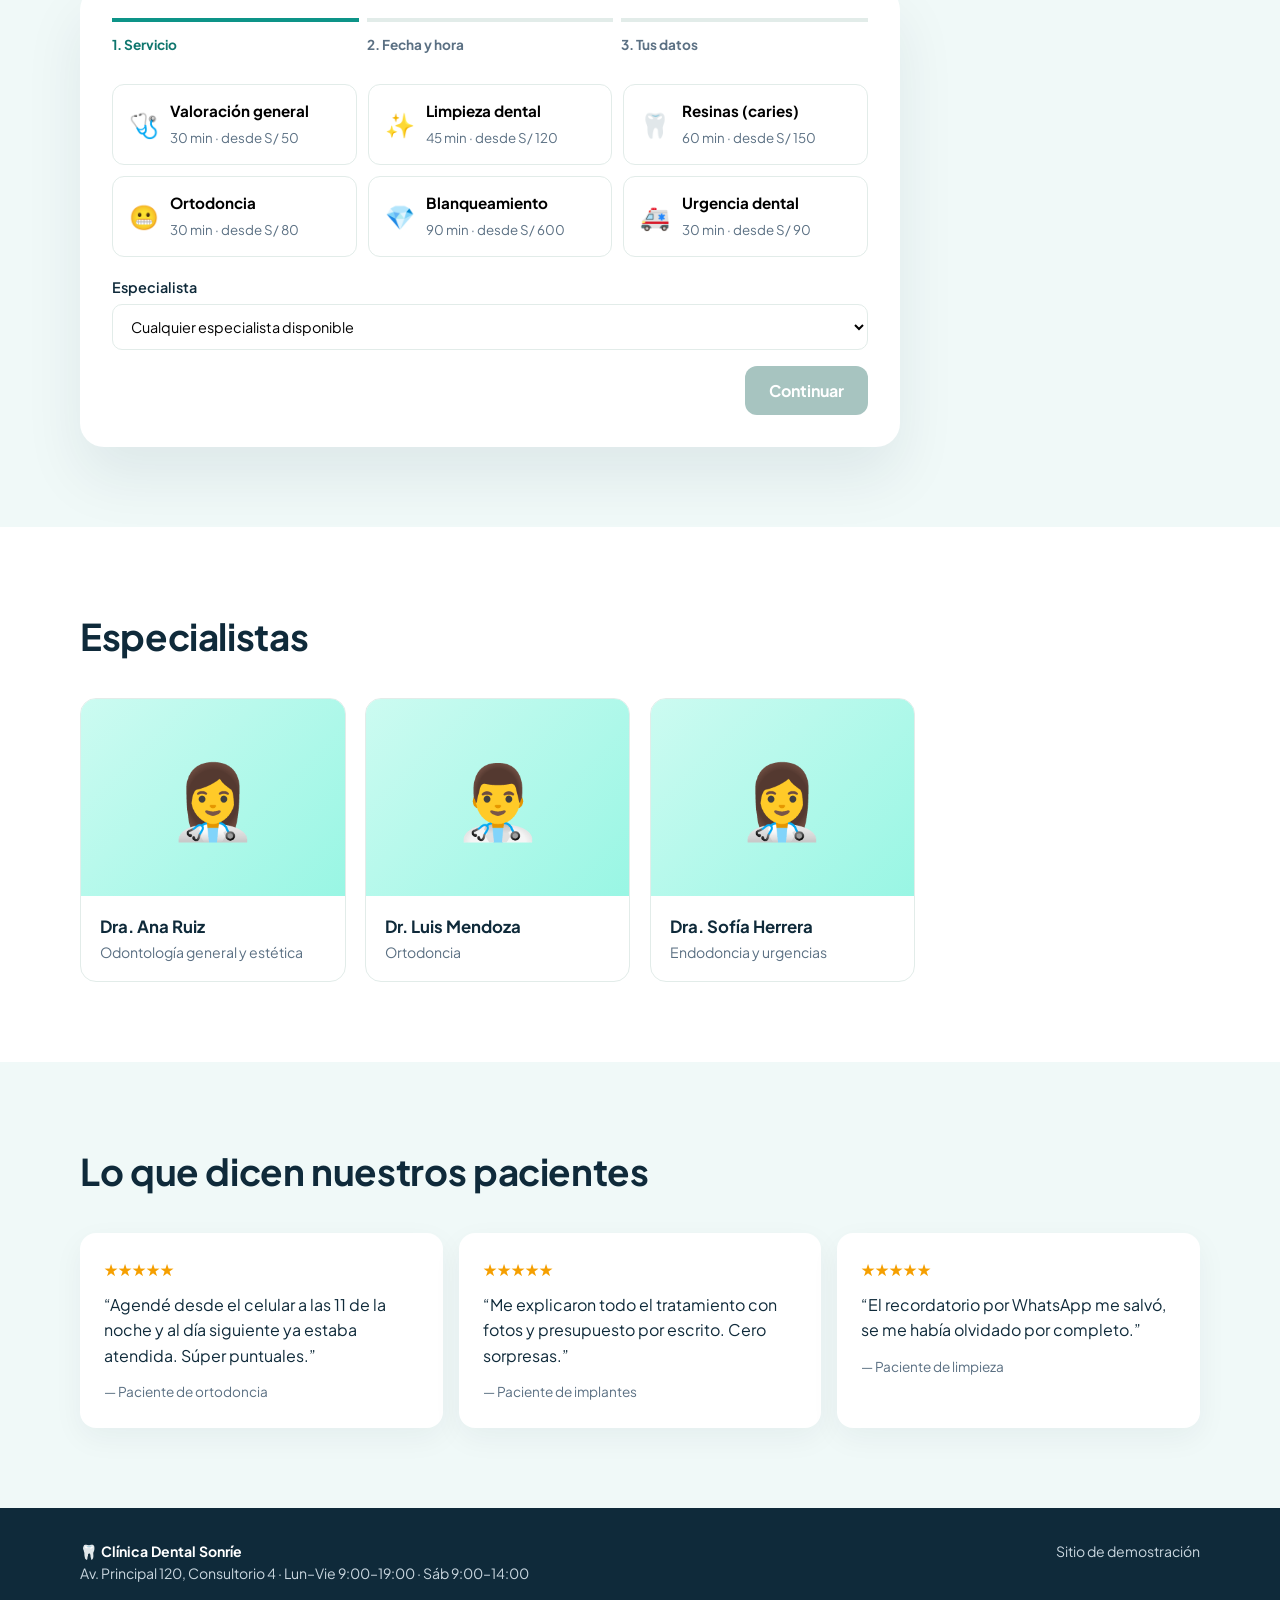
<file: demos/clinica/index.html>
<!DOCTYPE html>
<html lang="es">
<head>
  <meta charset="UTF-8">
  <meta name="viewport" content="width=device-width, initial-scale=1.0">
  <title>Clínica Dental Sonríe | Agenda tu cita en línea</title>
  <meta name="description" content="Demo: sitio para clínica con agenda de citas en línea y confirmación por WhatsApp.">
  <meta property="og:title" content="Clínica Dental Sonríe · Agenda en línea">
  <meta property="og:description" content="Agenda de citas en línea 24/7. Proyecto demo.">
  <link rel="icon" href="data:image/svg+xml,<svg xmlns='http://www.w3.org/2000/svg' viewBox='0 0 100 100'><text y='.9em' font-size='90'>🦷</text></svg>">
  <link rel="preconnect" href="https://fonts.googleapis.com">
  <link rel="preconnect" href="https://fonts.gstatic.com" crossorigin>
  <link href="https://fonts.googleapis.com/css2?family=Plus+Jakarta+Sans:wght@400;500;600;700;800&display=swap" rel="stylesheet">
  <link rel="stylesheet" href="styles.css">
</head>
<body>

  <header class="top">
    <div class="wrap top__in">
      <a href="#" class="brand"><span class="logo">🦷</span> Sonríe<small>Clínica Dental</small></a>
      <nav class="top__nav">
        <a href="#servicios">Servicios</a>
        <a href="#equipo">Especialistas</a>
        <a href="#opiniones">Opiniones</a>
      </nav>
      <a href="#agenda" class="btn btn--sm">Agendar cita</a>
    </div>
  </header>

  <section class="hero">
    <div class="wrap hero__in">
      <div>
        <span class="pill">✓ Agenda en línea 24/7</span>
        <h1>Tu sonrisa, en manos de especialistas.</h1>
        <p>Odontología general, ortodoncia y estética dental con tecnología digital. Elige tu horario en menos de un minuto y recibe confirmación por WhatsApp.</p>
        <div class="hero__cta">
          <a href="#agenda" class="btn">Agendar mi cita</a>
          <a href="#servicios" class="btn btn--ghost">Ver servicios</a>
        </div>
        <ul class="trust">
          <li><strong>15+</strong> años de experiencia</li>
          <li><strong>4.9★</strong> 320 reseñas</li>
          <li><strong>8,000+</strong> pacientes</li>
        </ul>
      </div>
      <div class="hero__card" aria-hidden="true">
        <div class="mini">
          <p class="mini__t">Próxima cita</p>
          <p class="mini__d">Limpieza dental</p>
          <p class="mini__h">📅 Mañana · 10:30</p>
          <span class="mini__ok">Confirmada ✓</span>
        </div>
        <div class="big-emoji">😁</div>
      </div>
    </div>
  </section>

  <section id="servicios" class="section">
    <div class="wrap">
      <h2>Servicios</h2>
      <p class="sub">Precios de consulta de referencia. El plan de tratamiento se define en tu valoración.</p>
      <div class="services" id="services"></div>
    </div>
  </section>

  <!-- ===== AGENDA ===== -->
  <section id="agenda" class="section section--tint">
    <div class="wrap">
      <h2>Agenda tu cita</h2>
      <p class="sub">Selecciona servicio, día y hora. Los horarios ocupados se bloquean automáticamente.</p>

      <div class="booking" id="booking">
        <ol class="steps" aria-label="Pasos">
          <li class="is-active" data-step="1">Servicio</li>
          <li data-step="2">Fecha y hora</li>
          <li data-step="3">Tus datos</li>
        </ol>

        <!-- Paso 1 -->
        <div class="panel" data-panel="1">
          <div class="opts" id="svc-opts"></div>
          <label class="field">Especialista
            <select id="doctor"></select>
          </label>
          <div class="nav-btns"><span></span><button class="btn" data-next="2" id="to2" disabled>Continuar</button></div>
        </div>

        <!-- Paso 2 -->
        <div class="panel" data-panel="2" hidden>
          <div class="days" id="days"></div>
          <p class="legend"><span class="dot dot--free"></span> Disponible <span class="dot dot--busy"></span> Ocupado</p>
          <div class="slots" id="slots"></div>
          <div class="nav-btns"><button class="btn btn--ghost" data-next="1">Atrás</button><button class="btn" data-next="3" id="to3" disabled>Continuar</button></div>
        </div>

        <!-- Paso 3 -->
        <form class="panel" data-panel="3" id="form" hidden>
          <div class="summary" id="summary"></div>
          <div class="row">
            <label class="field">Nombre completo<input name="nombre" required autocomplete="name"></label>
            <label class="field">WhatsApp<input name="tel" required inputmode="tel" pattern="[0-9 +()-]{8,}" placeholder="987 654 321" autocomplete="tel"></label>
          </div>
          <label class="field">¿Es tu primera visita?
            <select name="primera"><option>Sí, primera vez</option><option>No, ya soy paciente</option></select>
          </label>
          <label class="field">Motivo (opcional)<textarea name="motivo" rows="2" placeholder="Ej. molestia en muela superior derecha"></textarea></label>
          <label class="check"><input type="checkbox" required> Acepto el aviso de privacidad y recibir recordatorios por WhatsApp.</label>
          <div class="nav-btns"><button type="button" class="btn btn--ghost" data-next="2">Atrás</button><button class="btn" type="submit">Confirmar cita</button></div>
        </form>

        <!-- Confirmación -->
        <div class="panel done" data-panel="4" hidden>
          <div class="done__icon">✓</div>
          <h3>¡Cita reservada!</h3>
          <p id="done-text"></p>
          <p class="muted">Te enviamos los detalles por WhatsApp. Recibirás un recordatorio 24 h antes.</p>
          <button class="btn btn--ghost" id="again">Agendar otra cita</button>
        </div>
      </div>
    </div>
  </section>

  <section id="equipo" class="section">
    <div class="wrap">
      <h2>Especialistas</h2>
      <div class="team" id="team"></div>
    </div>
  </section>

  <section id="opiniones" class="section section--tint">
    <div class="wrap">
      <h2>Lo que dicen nuestros pacientes</h2>
      <div class="reviews">
        <blockquote>★★★★★<p>“Agendé desde el celular a las 11 de la noche y al día siguiente ya estaba atendida. Súper puntuales.”</p><cite>— Paciente de ortodoncia</cite></blockquote>
        <blockquote>★★★★★<p>“Me explicaron todo el tratamiento con fotos y presupuesto por escrito. Cero sorpresas.”</p><cite>— Paciente de implantes</cite></blockquote>
        <blockquote>★★★★★<p>“El recordatorio por WhatsApp me salvó, se me había olvidado por completo.”</p><cite>— Paciente de limpieza</cite></blockquote>
      </div>
    </div>
  </section>

  <footer class="foot">
    <div class="wrap foot__in">
      <div><strong>🦷 Clínica Dental Sonríe</strong><p>Av. Principal 120, Consultorio 4 · Lun–Vie 9:00–19:00 · Sáb 9:00–14:00</p></div>
      <p>Sitio de demostración</p>
    </div>
  </footer>

  <script src="../demo-banner.js"></script>
  <script src="app.js"></script>
</body>
</html>
</file>
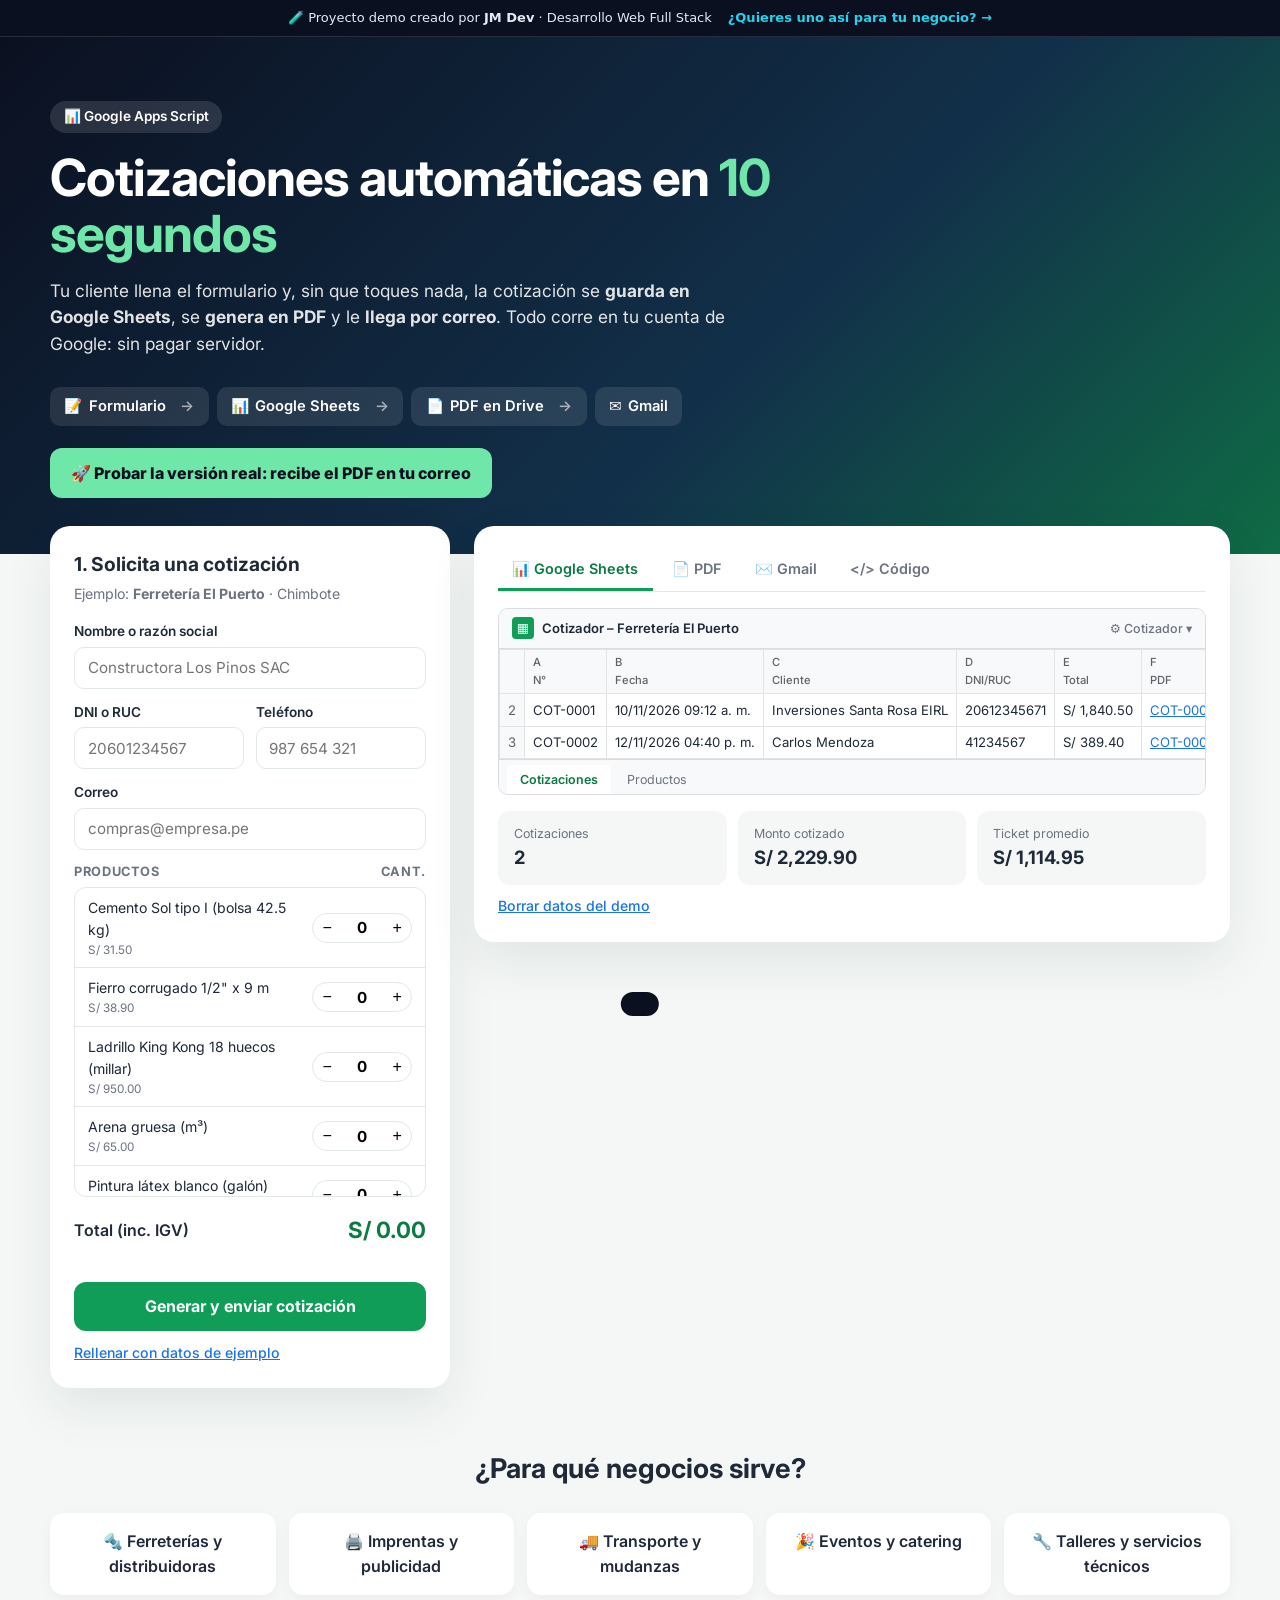
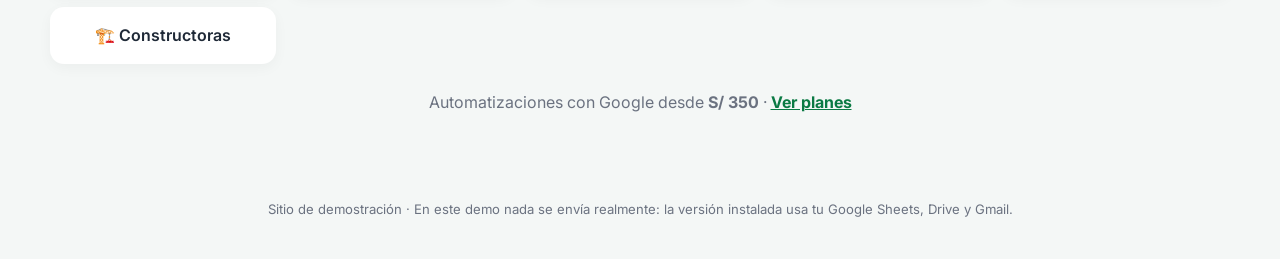
<file: demos/cotizador/index.html>
<!DOCTYPE html>
<html lang="es">
<head>
  <meta charset="UTF-8">
  <meta name="viewport" content="width=device-width, initial-scale=1.0">
  <title>Cotizador automático · Google Apps Script | Demo</title>
  <meta name="description" content="Demo: cotizador que guarda en Google Sheets, genera el PDF y lo envía por Gmail automáticamente con Google Apps Script.">
  <meta property="og:title" content="Cotizador automático con Google Sheets">
  <meta property="og:description" content="Formulario → Google Sheets → PDF → Gmail, sin servidor. Proyecto demo.">
  <link rel="icon" href="data:image/svg+xml,<svg xmlns='http://www.w3.org/2000/svg' viewBox='0 0 100 100'><text y='.9em' font-size='90'>📊</text></svg>">
  <link rel="preconnect" href="https://fonts.googleapis.com">
  <link rel="preconnect" href="https://fonts.gstatic.com" crossorigin>
  <link href="https://fonts.googleapis.com/css2?family=Inter:wght@400;500;600;700;800&family=JetBrains+Mono:wght@500&display=swap" rel="stylesheet">
  <link rel="stylesheet" href="styles.css">
</head>
<body>

  <header class="hero">
    <div class="wrap">
      <span class="pill">📊 Google Apps Script</span>
      <h1>Cotizaciones automáticas en <span class="hl">10 segundos</span></h1>
      <p>Tu cliente llena el formulario y, sin que toques nada, la cotización se <b>guarda en Google Sheets</b>, se <b>genera en PDF</b> y le <b>llega por correo</b>. Todo corre en tu cuenta de Google: sin pagar servidor.</p>
      <ol class="flow" aria-label="Flujo">
        <li><span>📝</span>Formulario</li>
        <li><span>📊</span>Google Sheets</li>
        <li><span>📄</span>PDF en Drive</li>
        <li><span>✉️</span>Gmail</li>
      </ol>
      <a class="real" id="real" href="#" target="_blank" rel="noopener" hidden>🚀 Probar la versión real: recibe el PDF en tu correo</a>
    </div>
  </header>

  <main class="wrap app">
    <!-- Formulario -->
    <section class="panel form-panel">
      <h2>1. Solicita una cotización</h2>
      <p class="hint">Ejemplo: <b>Ferretería El Puerto</b> · Chimbote</p>
      <form id="form" novalidate>
        <label>Nombre o razón social<input name="cliente" required autocomplete="name" placeholder="Constructora Los Pinos SAC"></label>
        <div class="row">
          <label>DNI o RUC<input name="documento" required inputmode="numeric" placeholder="20601234567"></label>
          <label>Teléfono<input name="telefono" inputmode="tel" placeholder="987 654 321"></label>
        </div>
        <label>Correo<input name="correo" type="email" required placeholder="compras@empresa.pe"></label>
        <div class="prods-head"><span>Productos</span><span>Cant.</span></div>
        <div id="prods" class="prods"></div>
        <div class="total"><span>Total (inc. IGV)</span><strong id="total">S/ 0.00</strong></div>
        <p class="error" id="error" role="alert"></p>
        <button class="btn" id="submit">Generar y enviar cotización</button>
        <button type="button" class="link" id="fill">Rellenar con datos de ejemplo</button>
      </form>
    </section>

    <!-- Resultado -->
    <section class="panel out-panel">
      <div class="steps" id="steps" hidden>
        <p data-s="1"><i></i>Guardando en Google Sheets…</p>
        <p data-s="2"><i></i>Generando PDF en Google Drive…</p>
        <p data-s="3"><i></i>Enviando correo con Gmail…</p>
      </div>

      <div class="tabs" role="tablist">
        <button class="tab active" data-tab="sheet" role="tab">📊 Google Sheets</button>
        <button class="tab" data-tab="pdf" role="tab">📄 PDF</button>
        <button class="tab" data-tab="mail" role="tab">✉️ Gmail</button>
        <button class="tab" data-tab="code" role="tab">&lt;/&gt; Código</button>
      </div>

      <!-- Sheets -->
      <div class="view" data-view="sheet">
        <div class="gs">
          <div class="gs__bar"><span class="gs__logo">▦</span> Cotizador – Ferretería El Puerto <span class="gs__menu">⚙️ Cotizador ▾</span></div>
          <div class="gs__scroll">
            <table class="gs__table">
              <thead><tr><th></th><th>A<br>N°</th><th>B<br>Fecha</th><th>C<br>Cliente</th><th>D<br>DNI/RUC</th><th>E<br>Total</th><th>F<br>PDF</th><th>G<br>Estado</th></tr></thead>
              <tbody id="sheet-body"></tbody>
            </table>
          </div>
          <div class="gs__tabs"><span class="on">Cotizaciones</span><span>Productos</span></div>
        </div>
        <div class="kpis">
          <div><small>Cotizaciones</small><b id="k-count">0</b></div>
          <div><small>Monto cotizado</small><b id="k-sum">S/ 0</b></div>
          <div><small>Ticket promedio</small><b id="k-avg">S/ 0</b></div>
        </div>
        <button class="link" id="reset">Borrar datos del demo</button>
      </div>

      <!-- PDF -->
      <div class="view" data-view="pdf" hidden>
        <div id="pdf-empty" class="empty">Genera una cotización para ver el PDF.</div>
        <div id="pdf-wrap" hidden>
          <div class="pdf" id="pdf"></div>
          <button class="btn btn--ghost" id="print">⬇️ Descargar PDF</button>
        </div>
      </div>

      <!-- Gmail -->
      <div class="view" data-view="mail" hidden>
        <div id="mail-empty" class="empty">Genera una cotización para ver el correo enviado.</div>
        <div class="mail" id="mail" hidden></div>
      </div>

      <!-- Código -->
      <div class="view" data-view="code" hidden>
        <p class="hint">Fragmento real del script. El proyecto completo (formulario, plantilla PDF, menú y reporte semanal) está en GitHub.</p>
<pre class="code"><code><span class="c">// Code.gs — se ejecuta al enviar el formulario</span>
<span class="k">function</span> <span class="f">crearCotizacion</span>(datos) {
  <span class="f">validar_</span>(datos);
  <span class="k">const</span> total = <span class="f">calcularTotal_</span>(datos.items);
  <span class="k">const</span> numero = <span class="s">'COT-'</span> + <span class="f">siguienteNumero_</span>();

  <span class="c">// 1. Guardar en Google Sheets</span>
  hoja.<span class="f">appendRow</span>([numero, <span class="k">new</span> <span class="f">Date</span>(), datos.cliente, total]);

  <span class="c">// 2. Generar el PDF en Drive</span>
  <span class="k">const</span> pdf = carpeta.<span class="f">createFile</span>(
    Utilities.<span class="f">newBlob</span>(html, <span class="s">'text/html'</span>).<span class="f">getAs</span>(<span class="s">'application/pdf'</span>));

  <span class="c">// 3. Enviarlo por Gmail</span>
  MailApp.<span class="f">sendEmail</span>({ to: datos.correo, subject: <span class="s">`Cotización ${numero}`</span>,
    htmlBody: cuerpo, attachments: [pdf.<span class="f">getAs</span>(MimeType.PDF)] });
}</code></pre>
        <a class="btn btn--ghost" href="https://github.com/jlmg22204/portafolio-servicios-web/tree/main/apps-script/cotizador" target="_blank" rel="noopener">Ver el código completo en GitHub →</a>
      </div>
    </section>
  </main>

  <section class="wrap uses">
    <h2>¿Para qué negocios sirve?</h2>
    <div class="use-grid">
      <div>🔩 Ferreterías y distribuidoras</div><div>🖨️ Imprentas y publicidad</div><div>🚚 Transporte y mudanzas</div>
      <div>🎉 Eventos y catering</div><div>🔧 Talleres y servicios técnicos</div><div>🏗️ Constructoras</div>
    </div>
    <p class="cta">Automatizaciones con Google desde <b>S/ 350</b> · <a href="../../index.html#planes">Ver planes</a></p>
  </section>

  <footer class="foot">Sitio de demostración · En este demo nada se envía realmente: la versión instalada usa tu Google Sheets, Drive y Gmail.</footer>

  <div class="toast" id="toast" role="status"></div>

  <script src="../demo-banner.js"></script>
  <script src="app.js"></script>
</body>
</html>
</file>
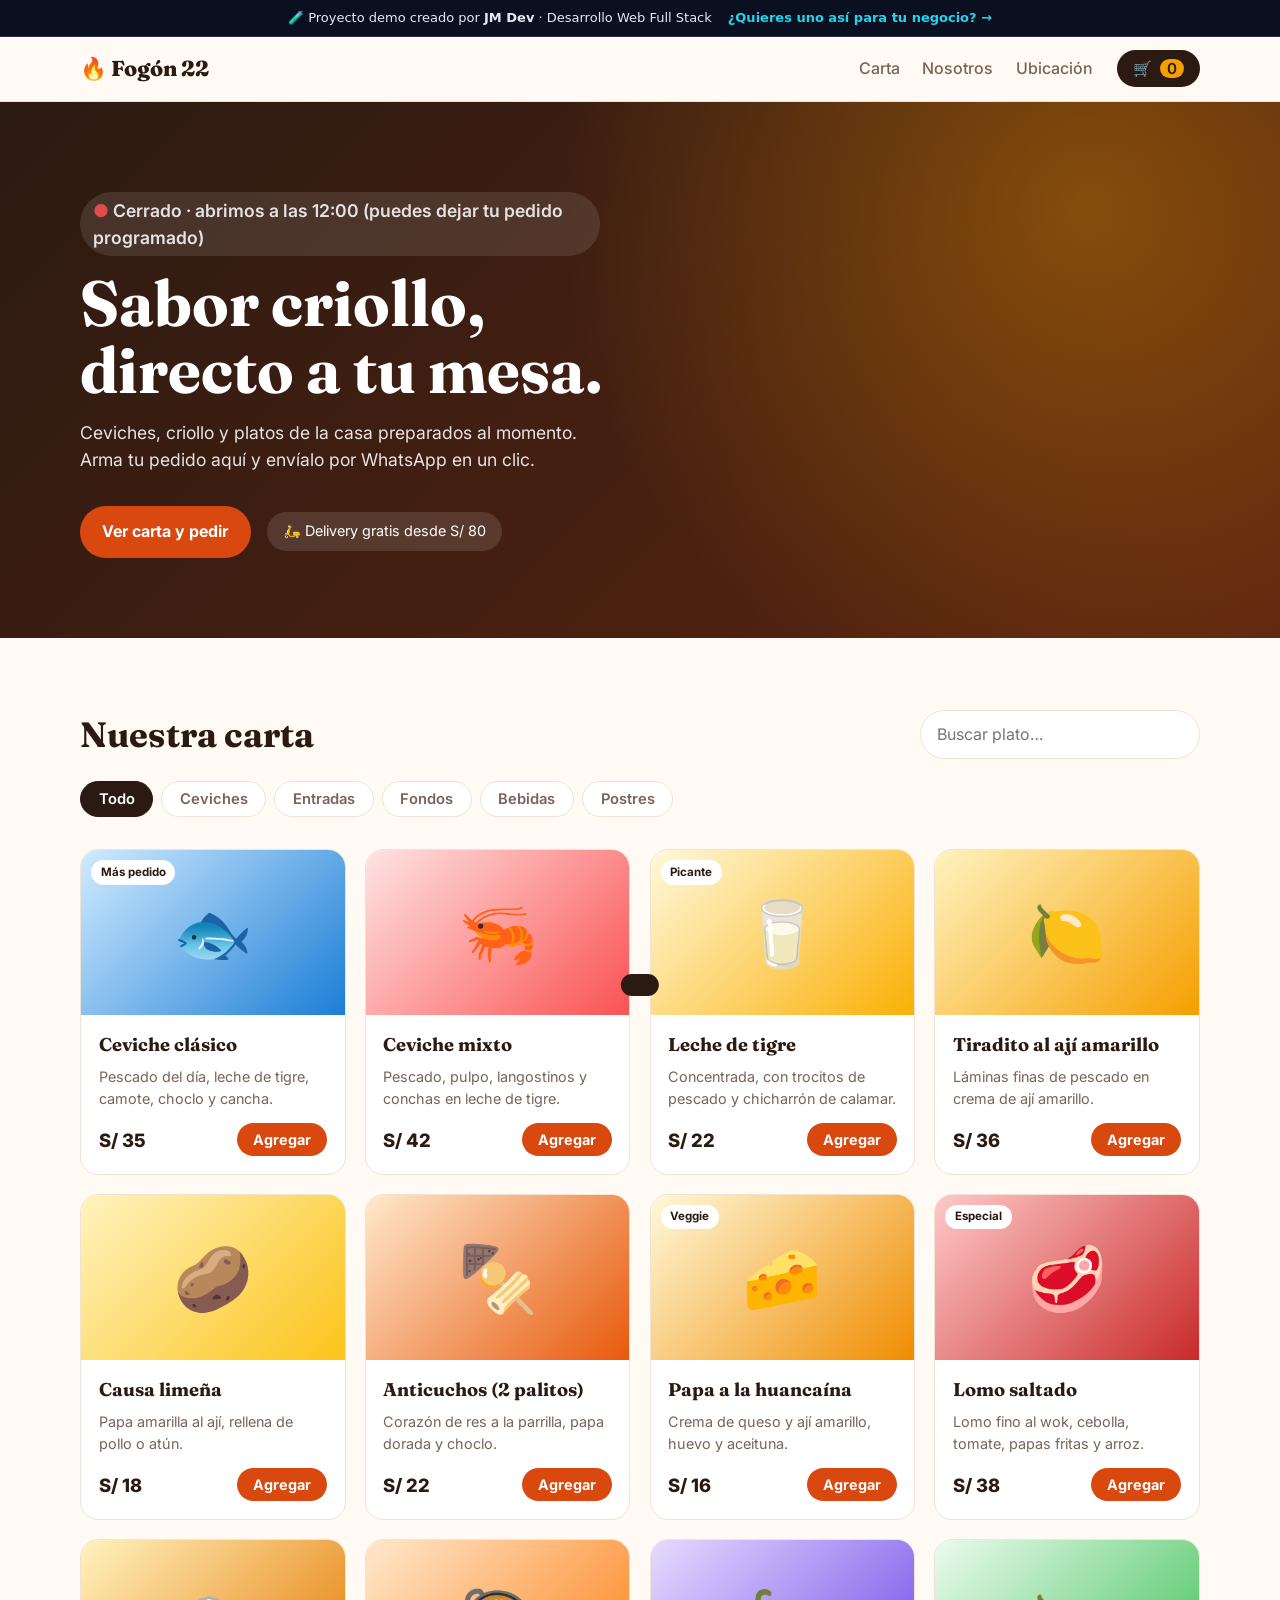
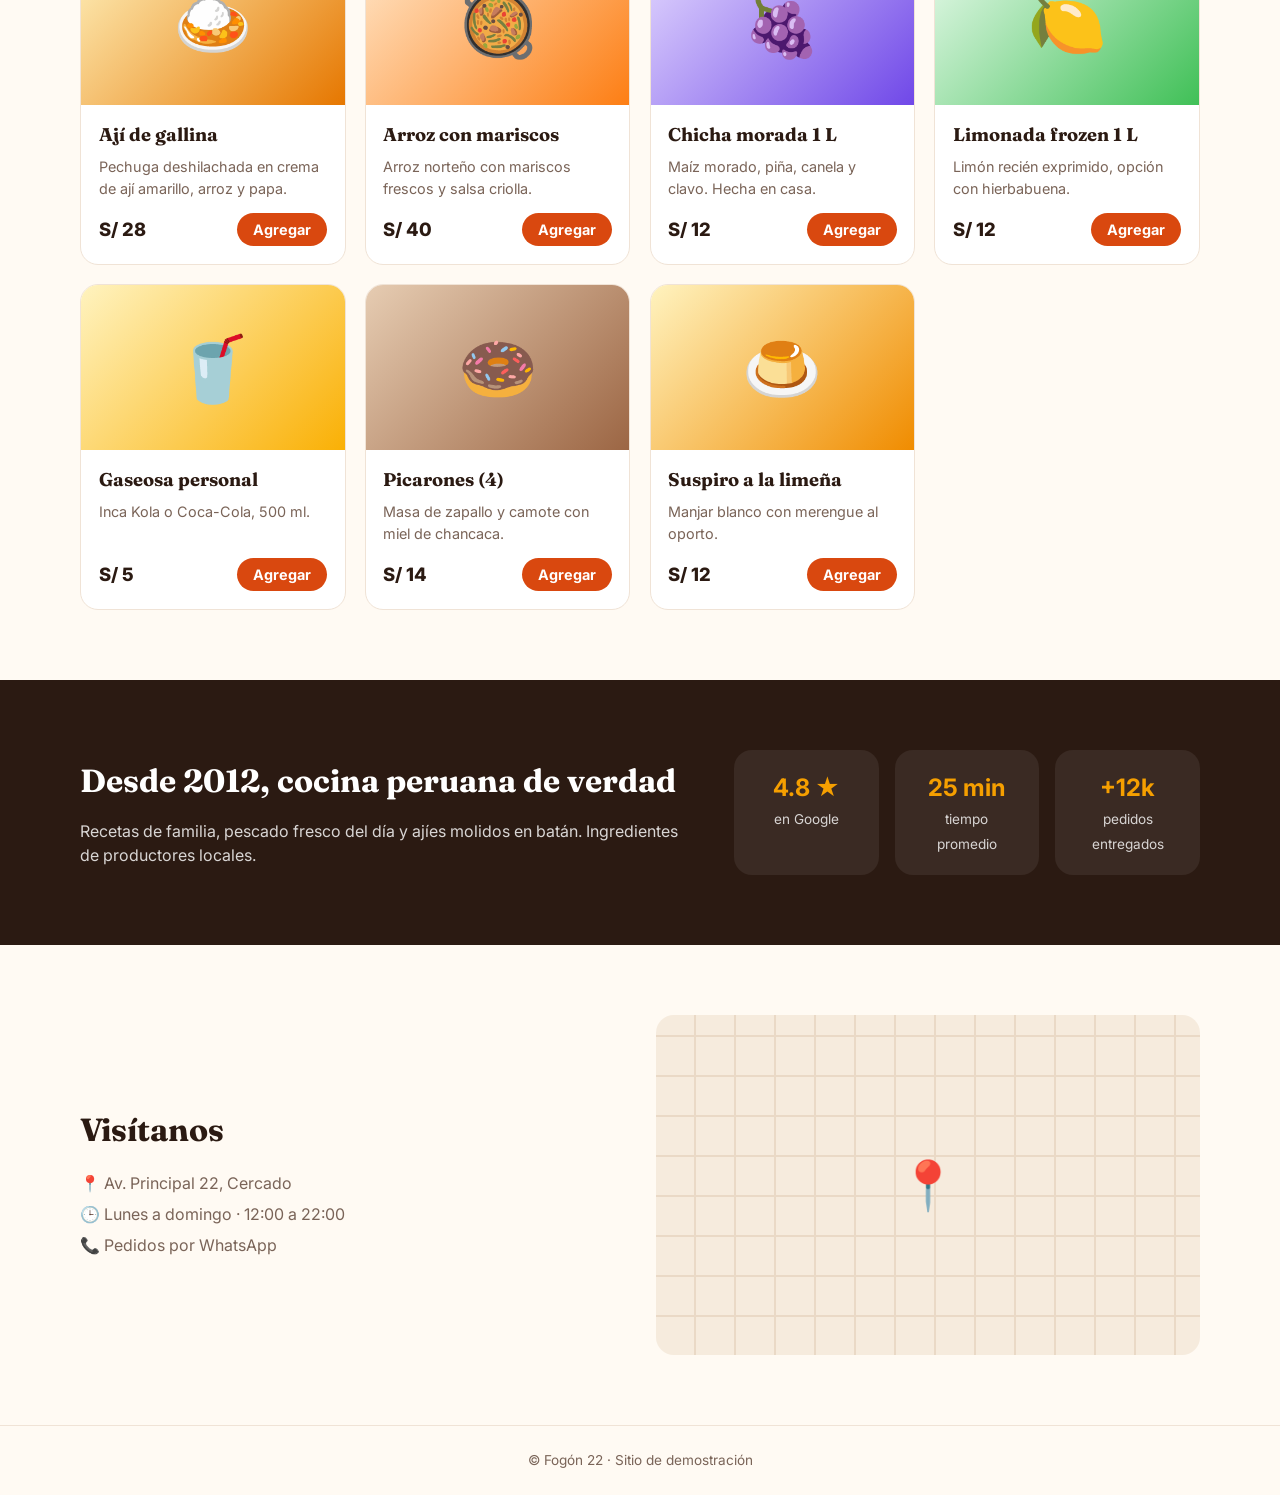
<file: demos/restaurante/index.html>
<!DOCTYPE html>
<html lang="es">
<head>
  <meta charset="UTF-8">
  <meta name="viewport" content="width=device-width, initial-scale=1.0">
  <title>Fogón 22 · Cocina peruana | Carta digital y delivery</title>
  <meta name="description" content="Demo: carta digital con carrito y pedido de delivery directo a WhatsApp para restaurante.">
  <meta property="og:title" content="Fogón 22 · Pide en línea">
  <meta property="og:description" content="Carta digital con delivery por WhatsApp. Proyecto demo.">
  <link rel="icon" href="data:image/svg+xml,<svg xmlns='http://www.w3.org/2000/svg' viewBox='0 0 100 100'><text y='.9em' font-size='90'>🔥</text></svg>">
  <link rel="preconnect" href="https://fonts.googleapis.com">
  <link rel="preconnect" href="https://fonts.gstatic.com" crossorigin>
  <link href="https://fonts.googleapis.com/css2?family=Fraunces:opsz,wght@9..144,600;9..144,800&family=Inter:wght@400;500;600;700&display=swap" rel="stylesheet">
  <link rel="stylesheet" href="styles.css">
</head>
<body>

  <header class="top">
    <div class="wrap top__in">
      <a href="#" class="brand">🔥 Fogón 22</a>
      <nav class="top__nav">
        <a href="#menu">Carta</a>
        <a href="#nosotros">Nosotros</a>
        <a href="#ubicacion">Ubicación</a>
      </nav>
      <button class="cart-btn" id="open-cart" aria-label="Ver pedido">🛒 <span id="cart-count">0</span></button>
    </div>
  </header>

  <section class="hero">
    <div class="wrap hero__in">
      <p class="status" id="status"></p>
      <h1>Sabor criollo,<br>directo a tu mesa.</h1>
      <p>Ceviches, criollo y platos de la casa preparados al momento. Arma tu pedido aquí y envíalo por WhatsApp en un clic.</p>
      <div class="hero__cta">
        <a href="#menu" class="btn">Ver carta y pedir</a>
        <span class="chip">🛵 Delivery gratis desde S/ 80</span>
      </div>
    </div>
  </section>

  <main id="menu" class="wrap menu">
    <div class="menu__head">
      <h2>Nuestra carta</h2>
      <input type="search" id="search" placeholder="Buscar plato…" aria-label="Buscar plato">
    </div>
    <div class="tabs" id="tabs" role="tablist"></div>
    <div class="grid" id="grid"></div>
    <p class="empty" id="empty" hidden>No encontramos ese plato 😕</p>
  </main>

  <section id="nosotros" class="band">
    <div class="wrap band__in">
      <div>
        <h2>Desde 2012, cocina peruana de verdad</h2>
        <p>Recetas de familia, pescado fresco del día y ajíes molidos en batán. Ingredientes de productores locales.</p>
      </div>
      <ul class="facts">
        <li><strong>4.8 ★</strong><span>en Google</span></li>
        <li><strong>25 min</strong><span>tiempo promedio</span></li>
        <li><strong>+12k</strong><span>pedidos entregados</span></li>
      </ul>
    </div>
  </section>

  <section id="ubicacion" class="wrap info">
    <div>
      <h2>Visítanos</h2>
      <p>📍 Av. Principal 22, Cercado</p>
      <p>🕒 Lunes a domingo · 12:00 a 22:00</p>
      <p>📞 Pedidos por WhatsApp</p>
    </div>
    <div class="map" aria-label="Mapa ilustrativo">
      <span>📍</span>
    </div>
  </section>

  <footer class="foot"><div class="wrap">© Fogón 22 · Sitio de demostración</div></footer>

  <!-- Carrito -->
  <aside class="drawer" id="drawer" aria-hidden="true">
    <div class="drawer__panel" role="dialog" aria-label="Tu pedido">
      <div class="drawer__head">
        <h3>Tu pedido</h3>
        <button id="close-cart" aria-label="Cerrar">✕</button>
      </div>
      <ul class="lines" id="lines"></ul>
      <p class="empty" id="cart-empty">Aún no agregas platos.</p>
      <form id="checkout" class="checkout">
        <div class="seg">
          <label><input type="radio" name="tipo" value="Delivery" checked> 🛵 Delivery</label>
          <label><input type="radio" name="tipo" value="Recojo en local"> 🏃 Recojo</label>
        </div>
        <input name="nombre" placeholder="Tu nombre" required autocomplete="name">
        <input name="direccion" id="direccion" placeholder="Dirección de entrega" autocomplete="street-address">
        <textarea name="notas" rows="2" placeholder="Notas (sin cebolla, ají aparte…)"></textarea>
        <div class="totals">
          <p><span>Subtotal</span><span id="subtotal">S/ 0</span></p>
          <p><span>Envío</span><span id="envio">S/ 0</span></p>
          <p class="total"><span>Total</span><span id="total">S/ 0</span></p>
        </div>
        <button class="btn btn--wa" type="submit">Enviar pedido por WhatsApp</button>
      </form>
    </div>
  </aside>

  <div class="toast" id="toast" role="status"></div>

  <script src="../demo-banner.js"></script>
  <script src="app.js"></script>
</body>
</html>
</file>
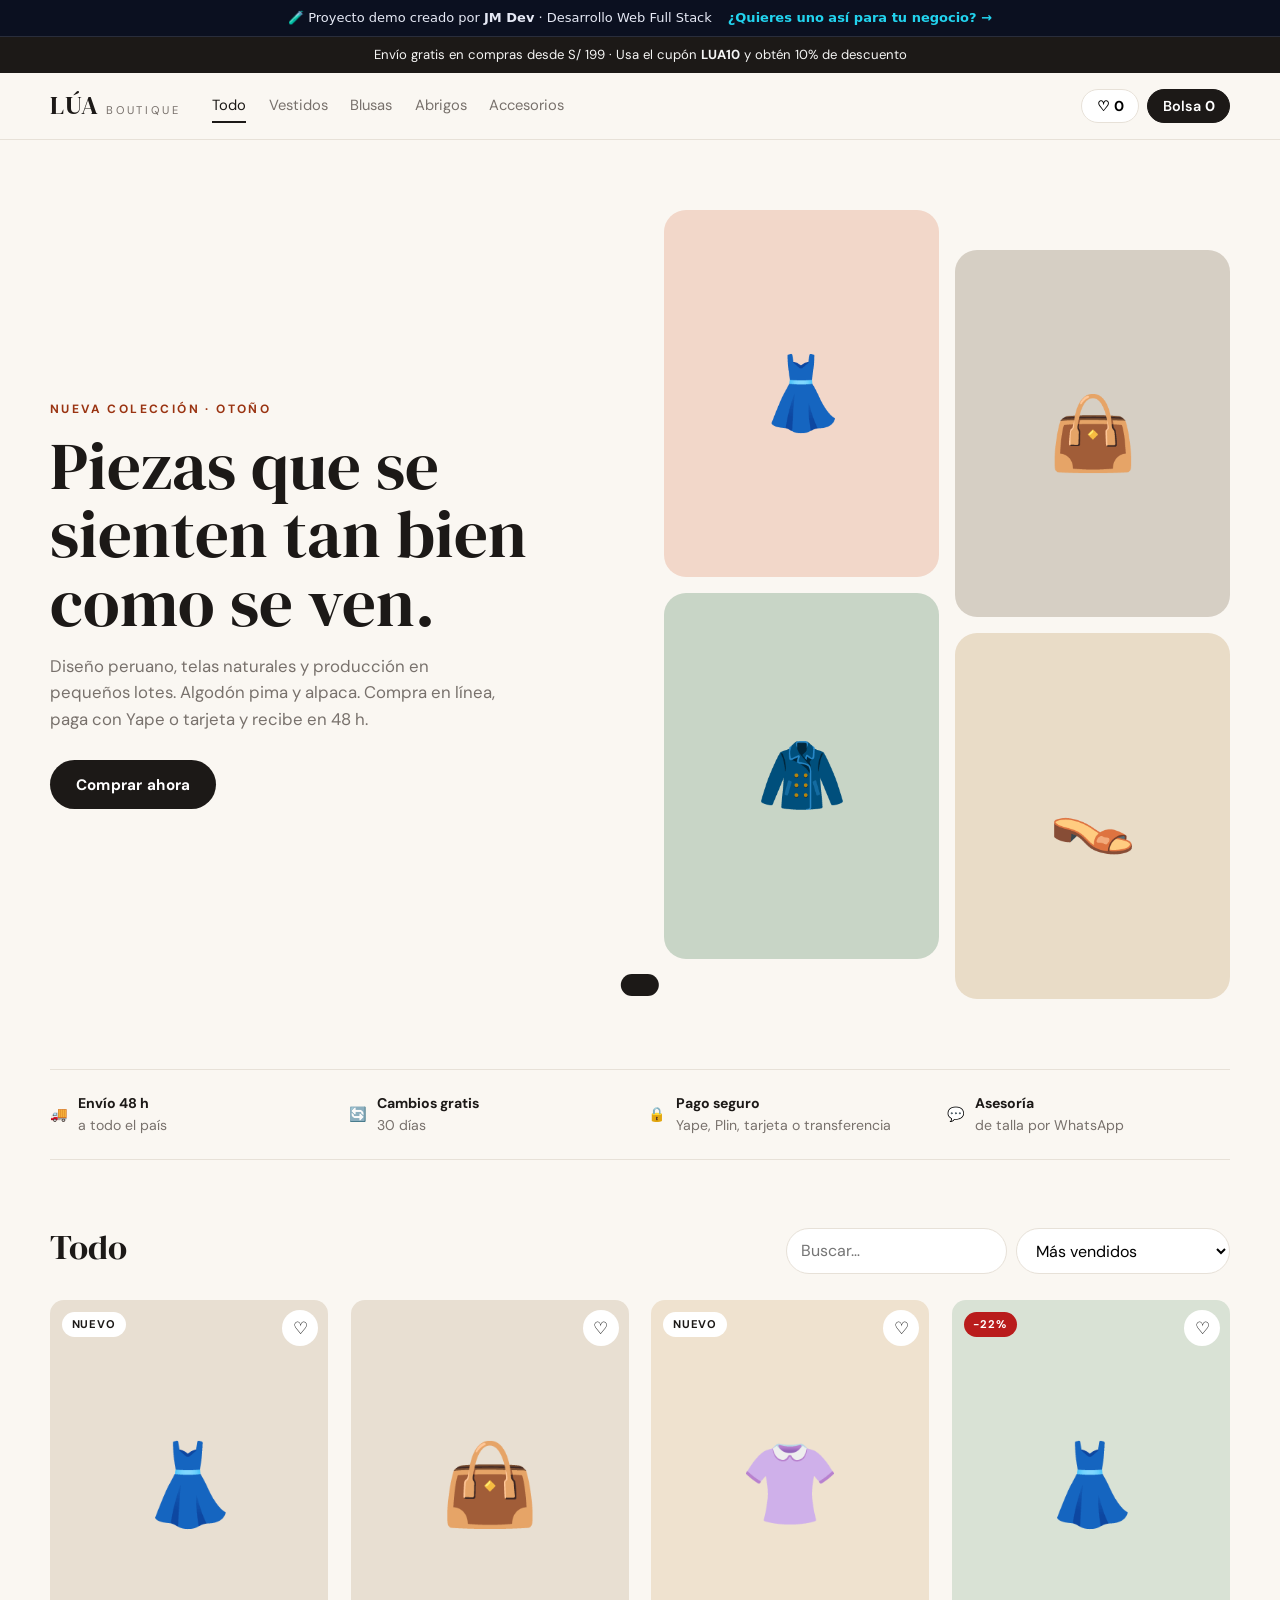
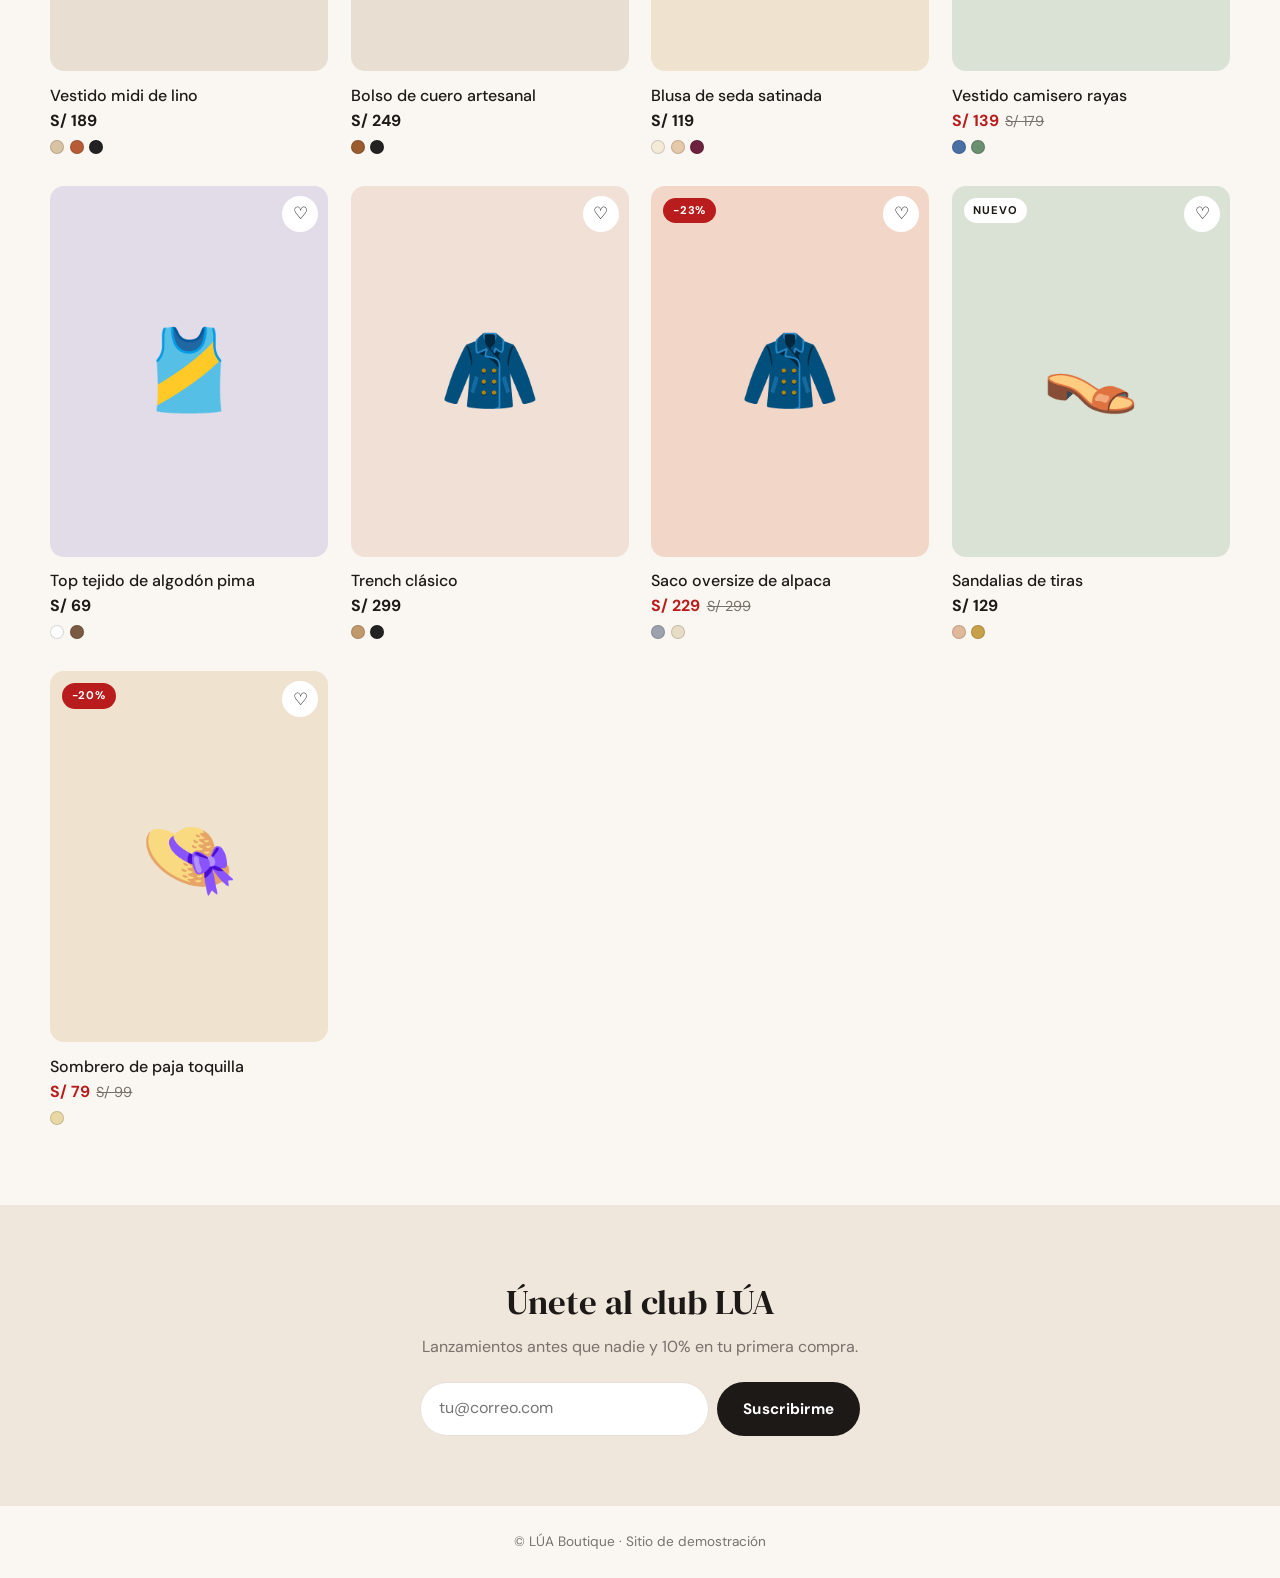
<file: demos/tienda/index.html>
<!DOCTYPE html>
<html lang="es">
<head>
  <meta charset="UTF-8">
  <meta name="viewport" content="width=device-width, initial-scale=1.0">
  <title>LÚA · Boutique | Tienda en línea</title>
  <meta name="description" content="Demo: tienda en línea con catálogo, tallas, carrito, cupones y checkout por WhatsApp.">
  <meta property="og:title" content="LÚA Boutique · Compra en línea">
  <meta property="og:description" content="Tienda en línea con carrito y checkout. Proyecto demo.">
  <link rel="icon" href="data:image/svg+xml,<svg xmlns='http://www.w3.org/2000/svg' viewBox='0 0 100 100'><text y='.9em' font-size='90'>🌙</text></svg>">
  <link rel="preconnect" href="https://fonts.googleapis.com">
  <link rel="preconnect" href="https://fonts.gstatic.com" crossorigin>
  <link href="https://fonts.googleapis.com/css2?family=DM+Serif+Display&family=DM+Sans:wght@400;500;700&display=swap" rel="stylesheet">
  <link rel="stylesheet" href="styles.css">
</head>
<body>

  <p class="promo">Envío gratis en compras desde S/ 199 · Usa el cupón <b>LUA10</b> y obtén 10% de descuento</p>

  <header class="top">
    <div class="wrap top__in">
      <a href="#" class="brand">LÚA<span>boutique</span></a>
      <nav class="top__nav" id="cat-nav"></nav>
      <div class="top__icons">
        <button class="icon-btn" id="open-fav" aria-label="Favoritos">♡ <span id="fav-count">0</span></button>
        <button class="icon-btn icon-btn--dark" id="open-cart" aria-label="Carrito">Bolsa <span id="cart-count">0</span></button>
      </div>
    </div>
  </header>

  <section class="hero">
    <div class="wrap hero__in">
      <div>
        <p class="kicker">Nueva colección · Otoño</p>
        <h1>Piezas que se sienten tan bien como se ven.</h1>
        <p>Diseño peruano, telas naturales y producción en pequeños lotes. Algodón pima y alpaca. Compra en línea, paga con Yape o tarjeta y recibe en 48 h.</p>
        <a href="#catalogo" class="btn">Comprar ahora</a>
      </div>
      <div class="hero__art" aria-hidden="true">
        <div class="tile t1">👗</div><div class="tile t2">👜</div><div class="tile t3">🧥</div><div class="tile t4">👡</div>
      </div>
    </div>
  </section>

  <ul class="perks wrap">
    <li>🚚 <span><b>Envío 48 h</b> a todo el país</span></li>
    <li>🔄 <span><b>Cambios gratis</b> 30 días</span></li>
    <li>🔒 <span><b>Pago seguro</b> Yape, Plin, tarjeta o transferencia</span></li>
    <li>💬 <span><b>Asesoría</b> de talla por WhatsApp</span></li>
  </ul>

  <main id="catalogo" class="wrap shop">
    <div class="toolbar">
      <h2 id="shop-title">Todo</h2>
      <div class="toolbar__r">
        <input type="search" id="search" placeholder="Buscar…" aria-label="Buscar producto">
        <select id="sort" aria-label="Ordenar">
          <option value="pop">Más vendidos</option>
          <option value="asc">Precio: menor a mayor</option>
          <option value="desc">Precio: mayor a menor</option>
          <option value="new">Novedades</option>
        </select>
      </div>
    </div>
    <div class="products" id="products"></div>
    <p class="empty" id="empty" hidden>No hay productos que coincidan.</p>
  </main>

  <section class="newsletter">
    <div class="wrap">
      <h2>Únete al club LÚA</h2>
      <p>Lanzamientos antes que nadie y 10% en tu primera compra.</p>
      <form id="news" class="news">
        <input type="email" placeholder="tu@correo.com" required aria-label="Correo">
        <button class="btn">Suscribirme</button>
      </form>
    </div>
  </section>

  <footer class="foot"><div class="wrap">© LÚA Boutique · Sitio de demostración</div></footer>

  <!-- Modal producto -->
  <div class="modal" id="modal" aria-hidden="true">
    <div class="modal__box" role="dialog" aria-label="Detalle de producto">
      <button class="close" data-close aria-label="Cerrar">✕</button>
      <div class="modal__img" id="m-img"></div>
      <div class="modal__info">
        <p class="kicker" id="m-cat"></p>
        <h3 id="m-name"></h3>
        <p class="m-price" id="m-price"></p>
        <p class="m-desc" id="m-desc"></p>
        <p class="lbl">Color: <b id="m-color-name"></b></p>
        <div class="colors" id="m-colors"></div>
        <p class="lbl">Talla</p>
        <div class="sizes" id="m-sizes"></div>
        <p class="stock" id="m-stock"></p>
        <button class="btn btn--full" id="m-add">Agregar a la bolsa</button>
      </div>
    </div>
  </div>

  <!-- Drawer carrito / favoritos -->
  <aside class="drawer" id="drawer" aria-hidden="true">
    <div class="drawer__panel">
      <div class="drawer__head"><h3 id="d-title">Tu bolsa</h3><button class="close" data-close aria-label="Cerrar">✕</button></div>
      <div id="d-body"></div>
    </div>
  </aside>

  <div class="toast" id="toast" role="status"></div>

  <script src="../demo-banner.js"></script>
  <script src="app.js"></script>
</body>
</html>
</file>
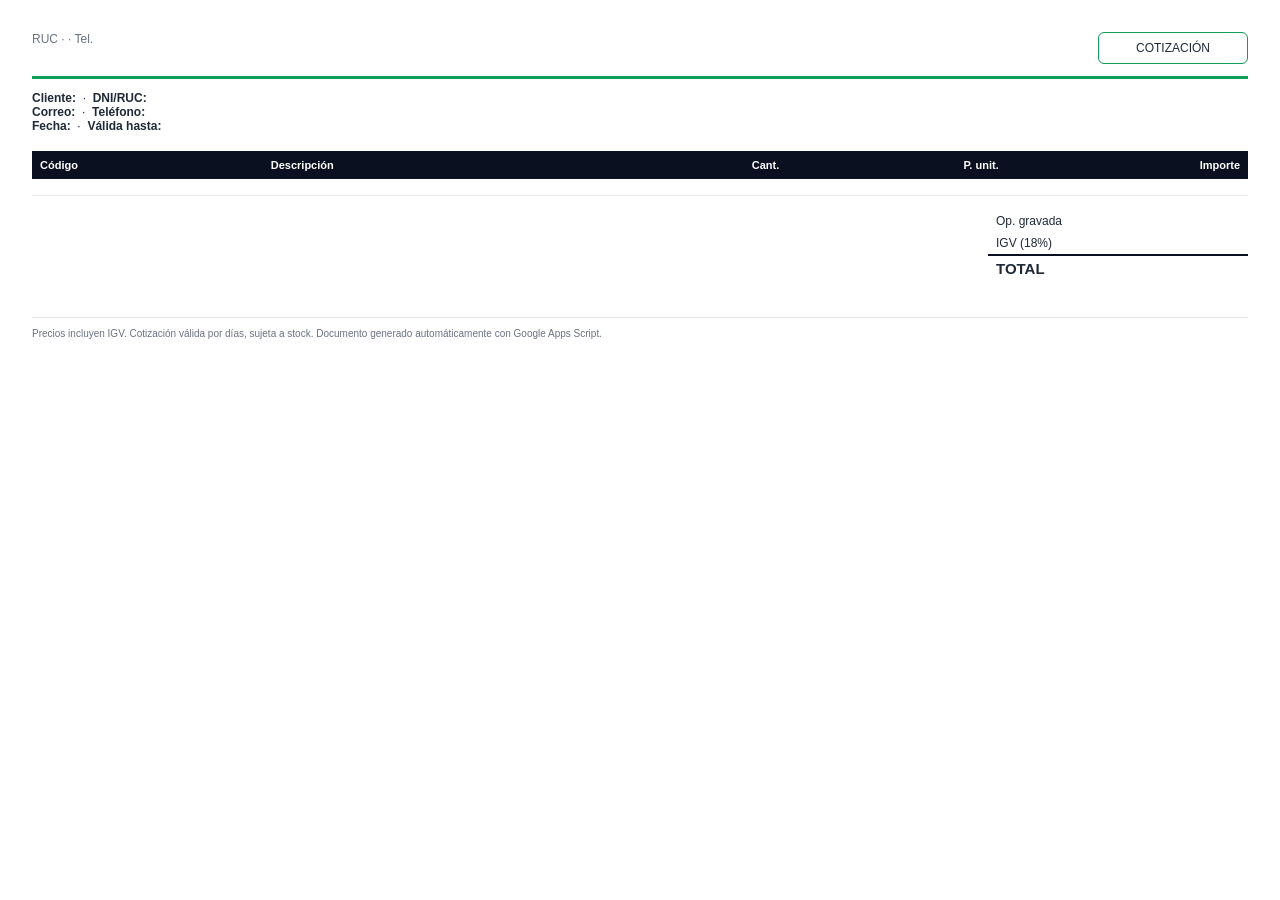
<file: apps-script/cotizador/Pdf.html>
<!DOCTYPE html>
<html>
<head>
  <meta charset="utf-8">
  <style>
    body { font-family: Arial, sans-serif; color: #1f2937; font-size: 12px; margin: 32px; }
    .head { width: 100%; border-collapse: collapse; border-bottom: 3px solid #0f9d58; margin: 0; }
    .head td { border: 0; padding: 0 0 12px; vertical-align: top; }
    .emp { font-size: 20px; font-weight: bold; color: #0b1020; }
    .muted { color: #6b7280; }
    .box { border: 1px solid #0f9d58; border-radius: 6px; padding: 8px 14px; text-align: center; }
    .box b { display: block; font-size: 16px; color: #0f9d58; }
    table { width: 100%; border-collapse: collapse; margin-top: 18px; }
    th { background: #0b1020; color: #fff; text-align: left; padding: 8px; font-size: 11px; }
    td { padding: 8px; border-bottom: 1px solid #e5e7eb; }
    .r { text-align: right; }
    .tot { width: 260px; margin: 14px 0 0 auto; }
    .tot td { border: 0; padding: 4px 8px; }
    .tot .g td { font-size: 15px; font-weight: bold; border-top: 2px solid #0b1020; }
    .foot { margin-top: 36px; font-size: 10px; color: #6b7280; border-top: 1px solid #e5e7eb; padding-top: 10px; }
  </style>
</head>
<body>
  <!-- Tabla en lugar de flexbox: el convertidor HTML→PDF de Google no soporta flex -->
  <table class="head">
    <tr>
      <td>
        <div class="emp"><?= cfg.empresa ?></div>
        <div class="muted">RUC <?= cfg.ruc ?> · <?= cfg.direccion ?> · Tel. <?= cfg.telefono ?></div>
      </td>
      <td style="width:150px"><div class="box">COTIZACIÓN<b><?= cot.numero ?></b></div></td>
    </tr>
  </table>

  <p>
    <b>Cliente:</b> <?= cot.cliente ?> &nbsp;·&nbsp; <b>DNI/RUC:</b> <?= cot.documento ?><br>
    <b>Correo:</b> <?= cot.correo ?> &nbsp;·&nbsp; <b>Teléfono:</b> <?= cot.telefono ?><br>
    <b>Fecha:</b> <?= fechaTxt ?> &nbsp;·&nbsp; <b>Válida hasta:</b> <?= venceTxt ?>
  </p>

  <table>
    <tr><th>Código</th><th>Descripción</th><th class="r">Cant.</th><th class="r">P. unit.</th><th class="r">Importe</th></tr>
    <? for (const i of cot.items) { ?>
    <tr>
      <td><?= i.codigo ?></td><td><?= i.nombre ?></td>
      <td class="r"><?= i.cantidad ?></td><td class="r"><?= fmt(i.precio) ?></td><td class="r"><?= fmt(i.importe) ?></td>
    </tr>
    <? } ?>
  </table>

  <table class="tot">
    <tr><td>Op. gravada</td><td class="r"><?= fmt(cot.subtotal) ?></td></tr>
    <tr><td>IGV (18%)</td><td class="r"><?= fmt(cot.igv) ?></td></tr>
    <tr class="g"><td>TOTAL</td><td class="r"><?= fmt(cot.total) ?></td></tr>
  </table>

  <div class="foot">
    Precios incluyen IGV. Cotización válida por <?= cfg.vigenciaDias ?> días, sujeta a stock.
    Documento generado automáticamente con Google Apps Script.
  </div>
</body>
</html>
</file>
<file: css/styles.css>
:root {
  --bg: #0b1020;
  --bg-alt: #111833;
  --card: #151d3b;
  --text: #e6e9f5;
  --muted: #9aa3c7;
  --primary: #6366f1;
  --accent: #22d3ee;
  --wa: #25d366;
  --border: rgba(255, 255, 255, .08);
  --radius: 16px;
  --shadow: 0 20px 50px rgba(0, 0, 0, .35);
}

* { box-sizing: border-box; margin: 0; padding: 0; }
html { scroll-behavior: smooth; scroll-padding-top: 80px; }
body {
  font-family: 'Inter', system-ui, sans-serif;
  background: var(--bg);
  color: var(--text);
  line-height: 1.6;
  overflow-x: hidden;
}
a { color: inherit; text-decoration: none; }
img { max-width: 100%; display: block; }

.container { width: min(1140px, 100% - 32px); margin-inline: auto; }
.container--narrow { width: min(760px, 100% - 32px); }

/* ---------- Botones ---------- */
.btn {
  display: inline-flex; align-items: center; justify-content: center; gap: .5rem;
  padding: .9rem 1.5rem; border-radius: 999px; font-weight: 600; border: 0; cursor: pointer;
  background: linear-gradient(135deg, var(--primary), var(--accent)); color: #fff;
  transition: transform .2s, box-shadow .2s; font-size: 1rem;
}
.btn:hover { transform: translateY(-2px); box-shadow: 0 10px 30px rgba(99, 102, 241, .4); }
.btn--ghost { background: transparent; border: 1px solid var(--border); }
.btn--ghost:hover { border-color: var(--accent); box-shadow: none; }
.btn--sm { padding: .55rem 1.1rem; font-size: .9rem; }
.btn--wa { background: var(--wa); margin: 1.2rem 0; }

/* ---------- Nav ---------- */
.nav {
  position: sticky; top: 0; z-index: 50;
  background: rgba(11, 16, 32, .8); backdrop-filter: blur(12px);
  border-bottom: 1px solid var(--border);
}
.nav__inner { display: flex; align-items: center; justify-content: space-between; height: 68px; }
.logo { font-family: 'JetBrains Mono', monospace; font-weight: 500; font-size: 1.15rem; }
.logo span { color: var(--accent); }
.nav__links { display: flex; align-items: center; gap: 1.6rem; font-size: .95rem; }
.nav__links a:not(.btn) { color: var(--muted); }
.nav__links a:not(.btn):hover { color: var(--text); }
.nav__toggle { display: none; background: none; border: 0; color: var(--text); font-size: 1.6rem; cursor: pointer; }

/* ---------- Hero ---------- */
.hero { padding: 90px 0 70px; position: relative; }
.hero::before {
  content: ''; position: absolute; inset: -200px 0 auto; height: 600px; z-index: -1;
  background: radial-gradient(600px 300px at 75% 30%, rgba(99, 102, 241, .35), transparent),
              radial-gradient(500px 260px at 15% 10%, rgba(34, 211, 238, .18), transparent);
}
.hero__grid { display: grid; grid-template-columns: 1.15fr .85fr; gap: 3rem; align-items: center; }
.eyebrow { color: var(--accent); font-weight: 600; font-size: .85rem; letter-spacing: .08em; text-transform: uppercase; margin-bottom: .8rem; }
h1 { font-size: clamp(2rem, 5vw, 3.4rem); line-height: 1.12; font-weight: 800; letter-spacing: -.02em; }
.hl { background: linear-gradient(135deg, var(--primary), var(--accent)); -webkit-background-clip: text; background-clip: text; color: transparent; }
.lead { color: var(--muted); font-size: 1.12rem; margin: 1.3rem 0 2rem; max-width: 560px; }
.hero__cta { display: flex; flex-wrap: wrap; gap: 1rem; }
.hero__stats { list-style: none; display: flex; flex-wrap: wrap; gap: 2rem; margin-top: 2.5rem; }
.hero__stats strong { font-size: 1.8rem; }
.hero__stats span { display: block; color: var(--muted); font-size: .85rem; }

.hero__code {
  background: #0d1330; border: 1px solid var(--border); border-radius: var(--radius);
  box-shadow: var(--shadow); overflow: hidden; transform: rotate(1.5deg);
}
.code__bar { display: flex; align-items: center; gap: 6px; padding: .7rem 1rem; background: #0a0f26; border-bottom: 1px solid var(--border); }
.code__bar i { width: 11px; height: 11px; border-radius: 50%; background: #ef4444; }
.code__bar i:nth-child(2) { background: #f59e0b; }
.code__bar i:nth-child(3) { background: #10b981; }
.code__bar span { margin-left: .6rem; color: var(--muted); font-size: .8rem; font-family: 'JetBrains Mono', monospace; }
.hero__code pre { padding: 1.3rem; font-family: 'JetBrains Mono', monospace; font-size: .85rem; overflow-x: auto; }
.k { color: #c084fc; } .f { color: #22d3ee; } .s { color: #a3e635; }

/* ---------- Secciones ---------- */
.section { padding: 90px 0; }
.section--alt { background: var(--bg-alt); }
h2 { font-size: clamp(1.7rem, 3.5vw, 2.4rem); line-height: 1.2; margin-bottom: 1rem; letter-spacing: -.01em; }
.sub { color: var(--muted); margin-bottom: 2rem; max-width: 640px; }

.cards { display: grid; grid-template-columns: repeat(auto-fit, minmax(280px, 1fr)); gap: 1.4rem; margin-top: 2.5rem; }
.card {
  background: var(--card); border: 1px solid var(--border); border-radius: var(--radius);
  padding: 1.8rem; transition: transform .25s, border-color .25s;
}
.card:hover { transform: translateY(-4px); border-color: rgba(99, 102, 241, .5); }
.card__icon { font-size: 1.8rem; margin-bottom: 1rem; }
.card h3 { font-size: 1.15rem; margin-bottom: .5rem; }
.card p { color: var(--muted); font-size: .96rem; }

/* ---------- Portafolio ---------- */
.filters { display: flex; flex-wrap: wrap; gap: .6rem; margin-bottom: 2rem; }
.filter {
  background: transparent; color: var(--muted); border: 1px solid var(--border);
  padding: .5rem 1.1rem; border-radius: 999px; cursor: pointer; font: inherit; font-size: .9rem;
}
.filter.is-active, .filter:hover { color: #fff; border-color: var(--primary); background: rgba(99, 102, 241, .15); }
.projects { display: grid; grid-template-columns: repeat(auto-fill, minmax(320px, 1fr)); gap: 1.5rem; }
.project { background: var(--card); border: 1px solid var(--border); border-radius: var(--radius); overflow: hidden; transition: transform .25s, opacity .25s; }
.project:hover { transform: translateY(-4px); }
.project.is-hidden { display: none; }
.project__img {
  aspect-ratio: 16/9; display: grid; place-items: center; font-weight: 800; font-size: 1.6rem;
  background: linear-gradient(135deg, var(--c1), var(--c2)); color: rgba(255, 255, 255, .95);
}
.project__body { padding: 1.4rem; }
.project__body h3 { font-size: 1.1rem; margin-bottom: .5rem; }
.project__body p { color: var(--muted); font-size: .92rem; }
.result { color: var(--accent) !important; font-weight: 600; margin-top: .6rem; }
.tags { list-style: none; display: flex; flex-wrap: wrap; gap: .4rem; margin-top: 1rem; }
.tags li { font-size: .75rem; padding: .25rem .6rem; border-radius: 6px; background: rgba(255, 255, 255, .06); color: var(--muted); }

/* ---------- Proceso ---------- */
.steps { list-style: none; display: grid; grid-template-columns: repeat(auto-fit, minmax(200px, 1fr)); gap: 1.4rem; margin-top: 2.5rem; counter-reset: s; }
.steps li { padding: 1.5rem; border-left: 2px solid var(--primary); background: linear-gradient(90deg, rgba(99, 102, 241, .08), transparent); border-radius: 0 var(--radius) var(--radius) 0; }
.steps span { display: inline-grid; place-items: center; width: 34px; height: 34px; border-radius: 50%; background: var(--primary); font-weight: 700; margin-bottom: .8rem; }
.steps h3 { font-size: 1.05rem; margin-bottom: .3rem; }
.steps p { color: var(--muted); font-size: .92rem; }

/* ---------- Planes ---------- */
.plans { display: grid; grid-template-columns: repeat(auto-fit, minmax(280px, 1fr)); gap: 1.5rem; align-items: stretch; }
.plan { position: relative; background: var(--card); border: 1px solid var(--border); border-radius: var(--radius); padding: 2rem; display: flex; flex-direction: column; }
.plan--featured { border-color: var(--primary); box-shadow: 0 0 0 1px var(--primary), var(--shadow); }
.badge { position: absolute; top: -12px; right: 20px; background: linear-gradient(135deg, var(--primary), var(--accent)); padding: .25rem .8rem; border-radius: 999px; font-size: .75rem; font-weight: 700; }
.plan h3 { font-size: 1.3rem; }
.plan__desc { color: var(--muted); font-size: .92rem; margin: .3rem 0 1rem; }
.price { font-size: .95rem; color: var(--muted); margin-bottom: 1.2rem; }
.price strong { font-size: 2rem; color: var(--text); }
.plan ul { list-style: none; margin-bottom: 1.8rem; flex: 1; }
.plan li { padding: .45rem 0 .45rem 1.6rem; position: relative; font-size: .94rem; border-bottom: 1px dashed var(--border); }
.plan li::before { content: '✓'; position: absolute; left: 0; color: var(--accent); font-weight: 700; }

/* ---------- Testimonios ---------- */
.quotes { display: grid; grid-template-columns: repeat(auto-fit, minmax(280px, 1fr)); gap: 1.4rem; }
blockquote { background: var(--card); border: 1px solid var(--border); border-radius: var(--radius); padding: 1.8rem; }
blockquote p { font-style: italic; margin-bottom: 1rem; }
cite { color: var(--muted); font-size: .88rem; font-style: normal; }

/* ---------- FAQ ---------- */
details { border-bottom: 1px solid var(--border); padding: 1.1rem 0; }
summary { cursor: pointer; font-weight: 600; list-style: none; display: flex; justify-content: space-between; gap: 1rem; }
summary::after { content: '+'; color: var(--accent); font-size: 1.3rem; line-height: 1; }
details[open] summary::after { content: '−'; }
details p { color: var(--muted); margin-top: .7rem; }

/* ---------- Contacto ---------- */
.contact { display: grid; grid-template-columns: 1fr 1fr; gap: 3rem; align-items: start; }
.contact > div > p { color: var(--muted); }
.socials { list-style: none; display: flex; flex-wrap: wrap; gap: 1rem; }
.socials a { color: var(--muted); border-bottom: 1px solid var(--border); }
.socials a:hover { color: var(--accent); }
.form { background: var(--card); border: 1px solid var(--border); border-radius: var(--radius); padding: 2rem; display: grid; gap: 1rem; }
.form label { display: grid; gap: .4rem; font-size: .9rem; font-weight: 500; }
.form input, .form select, .form textarea {
  font: inherit; color: var(--text); background: var(--bg); border: 1px solid var(--border);
  border-radius: 10px; padding: .75rem .9rem; width: 100%;
}
.form input:focus, .form select:focus, .form textarea:focus { outline: 2px solid var(--primary); outline-offset: 1px; }
.form__msg { font-size: .9rem; color: var(--accent); min-height: 1.2em; }

/* ---------- Footer y flotante ---------- */
.footer { padding: 2rem 0; border-top: 1px solid var(--border); color: var(--muted); font-size: .88rem; text-align: center; }
.wa-float {
  position: fixed; right: 20px; bottom: 20px; width: 58px; height: 58px; border-radius: 50%;
  background: var(--wa); display: grid; place-items: center; font-size: 1.6rem; z-index: 60;
  box-shadow: 0 10px 25px rgba(37, 211, 102, .45); animation: pulse 2.5s infinite;
}
@keyframes pulse { 0%, 100% { transform: scale(1); } 50% { transform: scale(1.07); } }

/* ---------- Animación al hacer scroll ---------- */
.reveal { opacity: 0; transform: translateY(24px); transition: opacity .6s ease, transform .6s ease; }
.reveal.is-visible { opacity: 1; transform: none; }

/* ---------- Responsive ---------- */
@media (max-width: 900px) {
  .hero__grid, .contact { grid-template-columns: 1fr; }
  .hero__code { transform: none; }
}
@media (max-width: 760px) {
  .nav__toggle { display: block; }
  .nav__links {
    position: absolute; top: 68px; left: 0; right: 0; flex-direction: column; gap: 1rem;
    background: var(--bg); padding: 1.5rem; border-bottom: 1px solid var(--border); display: none;
  }
  .nav__links.is-open { display: flex; }
  .section { padding: 64px 0; }
  .hero { padding: 56px 0 40px; }
  .projects { grid-template-columns: 1fr; }
}
@media (prefers-reduced-motion: reduce) {
  * { animation: none !important; transition: none !important; scroll-behavior: auto !important; }
  .reveal { opacity: 1; transform: none; }
}

/* ---------- Enlaces a demos ---------- */
a.project__img { text-align: center; padding: 1rem; }
.demo-link { display: inline-block; margin-top: 1rem; color: var(--accent); font-weight: 600; font-size: .92rem; }
.demo-link:hover { text-decoration: underline; }

/* ---------- Precios ---------- */
.price s { color: var(--muted); font-size: 1rem; margin-right: .3rem; }
.badge--launch { left: 20px; right: auto; background: #f59e0b; color: #1c1917; }
.maint { margin-top: 2rem; background: var(--card); border: 1px dashed rgba(34, 211, 238, .35); border-radius: var(--radius); padding: 1.6rem 1.8rem; }
.maint h3 { font-size: 1.15rem; margin-bottom: .8rem; }
.maint h3 span { color: var(--muted); font-weight: 400; font-size: .95rem; }
.maint ul { list-style: none; display: grid; gap: .4rem; margin-bottom: .8rem; }
.maint li { font-size: .95rem; color: var(--muted); }
.maint li strong { color: var(--text); }
.maint p { color: var(--muted); font-size: .88rem; }

/* ---------- Tarjeta destacada Apps Script ---------- */
.card--new { position: relative; border-color: rgba(34, 211, 238, .35); }
.card--new::after { content: 'Nuevo'; position: absolute; top: 16px; right: 16px; font-size: .7rem; font-weight: 700; padding: .2rem .6rem; border-radius: 999px; background: rgba(34, 211, 238, .15); color: var(--accent); }
.card .tags { margin-top: .9rem; }
</file>
<file: demos/clinica/styles.css>
:root {
  --bg: #ffffff;
  --tint: #f0f9f8;
  --ink: #0f2a3a;
  --muted: #5b7083;
  --brand: #0d9488;
  --brand-d: #0f766e;
  --soft: #ccfbf1;
  --line: #e2ece9;
  --busy: #e9eef1;
  --r: 16px;
}
* { box-sizing: border-box; margin: 0; padding: 0; }
[hidden] { display: none !important; }
html { scroll-behavior: smooth; scroll-padding-top: 110px; }
body { font-family: 'Plus Jakarta Sans', system-ui, sans-serif; color: var(--ink); background: var(--bg); line-height: 1.6; overflow-x: hidden; }
a { color: inherit; text-decoration: none; }
.wrap { width: min(1120px, 100% - 32px); margin-inline: auto; }

.btn { display: inline-flex; align-items: center; justify-content: center; padding: .85rem 1.5rem; border-radius: 12px; background: var(--brand); color: #fff; font-family: inherit; font-weight: 700; font-size: 1rem; border: 0; cursor: pointer; transition: background .15s, transform .15s; }
.btn:hover { background: var(--brand-d); transform: translateY(-1px); }
.btn:disabled { background: #a7c4c0; cursor: not-allowed; transform: none; }
.btn--ghost { background: transparent; color: var(--brand-d); border: 1.5px solid var(--brand); }
.btn--ghost:hover { background: var(--soft); }
.btn--sm { padding: .55rem 1.1rem; font-size: .9rem; }

.top { position: sticky; top: var(--demo-bar, 0); z-index: 50; background: rgba(255, 255, 255, .92); backdrop-filter: blur(10px); border-bottom: 1px solid var(--line); }
.top__in { display: flex; align-items: center; gap: 2rem; height: 68px; }
.brand { display: flex; align-items: center; gap: .5rem; font-weight: 800; font-size: 1.3rem; }
.brand small { display: block; font-size: .7rem; color: var(--muted); font-weight: 600; margin-left: .2rem; }
.logo { width: 38px; height: 38px; border-radius: 10px; background: var(--soft); display: grid; place-items: center; font-size: 1.2rem; }
.top__nav { display: flex; gap: 1.6rem; margin-left: auto; color: var(--muted); font-weight: 600; font-size: .95rem; }
.top__nav a:hover { color: var(--brand); }

.hero { background: linear-gradient(180deg, var(--tint), #fff); padding: 80px 0 70px; }
.hero__in { display: grid; grid-template-columns: 1.2fr .8fr; gap: 3rem; align-items: center; }
.pill { display: inline-block; background: var(--soft); color: var(--brand-d); font-weight: 700; font-size: .82rem; padding: .35rem .8rem; border-radius: 999px; }
.hero h1 { font-size: clamp(2.1rem, 5vw, 3.4rem); line-height: 1.1; letter-spacing: -.02em; margin: 1rem 0; }
.hero p { color: var(--muted); font-size: 1.08rem; max-width: 540px; }
.hero__cta { display: flex; flex-wrap: wrap; gap: .8rem; margin: 1.8rem 0; }
.trust { list-style: none; display: flex; flex-wrap: wrap; gap: 1.5rem; color: var(--muted); font-size: .9rem; }
.trust strong { color: var(--ink); font-size: 1.1rem; }
.hero__card { position: relative; aspect-ratio: 1; border-radius: 32px; background: radial-gradient(circle at 30% 30%, #5eead4, var(--brand)); display: grid; place-items: center; }
.big-emoji { font-size: 9rem; filter: drop-shadow(0 20px 30px rgba(0, 0, 0, .15)); }
.mini { position: absolute; left: -24px; bottom: 32px; background: #fff; border-radius: 14px; padding: .9rem 1.1rem; box-shadow: 0 20px 40px rgba(15, 42, 58, .15); font-size: .85rem; }
.mini__t { color: var(--muted); font-size: .75rem; }
.mini__d { font-weight: 700; }
.mini__ok { display: inline-block; margin-top: .3rem; background: var(--soft); color: var(--brand-d); font-weight: 700; font-size: .75rem; padding: .15rem .5rem; border-radius: 6px; }

.section { padding: 80px 0; }
.section--tint { background: var(--tint); }
h2 { font-size: clamp(1.7rem, 3.5vw, 2.3rem); letter-spacing: -.01em; }
.sub { color: var(--muted); margin: .4rem 0 2rem; }

.services { display: grid; grid-template-columns: repeat(auto-fill, minmax(240px, 1fr)); gap: 1rem; }
.svc { border: 1px solid var(--line); border-radius: var(--r); padding: 1.4rem; transition: border-color .2s, box-shadow .2s; }
.svc:hover { border-color: var(--brand); box-shadow: 0 10px 30px rgba(13, 148, 136, .1); }
.svc__i { font-size: 1.8rem; }
.svc h3 { font-size: 1.05rem; margin: .5rem 0 .2rem; }
.svc p { color: var(--muted); font-size: .9rem; }
.svc__meta { display: flex; justify-content: space-between; margin-top: .8rem; font-size: .85rem; font-weight: 700; color: var(--brand-d); }

/* Booking */
.booking { background: #fff; border-radius: 24px; box-shadow: 0 30px 60px rgba(15, 42, 58, .08); padding: 2rem; max-width: 820px; }
.steps { list-style: none; display: flex; gap: .5rem; margin-bottom: 1.8rem; counter-reset: st; }
.steps li { flex: 1; font-weight: 700; font-size: .85rem; color: var(--muted); padding-top: .7rem; border-top: 4px solid var(--line); counter-increment: st; }
.steps li::before { content: counter(st) '. '; }
.steps li.is-active, .steps li.is-done { color: var(--brand-d); border-color: var(--brand); }
.opts { display: grid; grid-template-columns: repeat(auto-fill, minmax(220px, 1fr)); gap: .7rem; margin-bottom: 1.2rem; }
.opt { text-align: left; border: 1.5px solid var(--line); background: #fff; border-radius: 12px; padding: .9rem 1rem; cursor: pointer; font: inherit; display: flex; gap: .7rem; align-items: center; }
.opt b { display: block; font-size: .95rem; }
.opt small { color: var(--muted); }
.opt.sel { border-color: var(--brand); background: var(--tint); box-shadow: 0 0 0 3px var(--soft); }
.field { display: grid; gap: .35rem; font-weight: 600; font-size: .9rem; margin-bottom: 1rem; }
.field input, .field select, .field textarea { font: inherit; font-weight: 400; padding: .75rem .9rem; border-radius: 10px; border: 1.5px solid var(--line); width: 100%; background: #fff; }
.field input:focus, .field select:focus, .field textarea:focus { outline: none; border-color: var(--brand); box-shadow: 0 0 0 3px var(--soft); }
.row { display: grid; grid-template-columns: 1fr 1fr; gap: 1rem; }
.check { display: flex; gap: .6rem; align-items: flex-start; font-size: .88rem; color: var(--muted); margin-bottom: 1rem; }
.check input { margin-top: .3rem; accent-color: var(--brand); }
.nav-btns { display: flex; justify-content: space-between; gap: 1rem; margin-top: 1rem; }

.days { display: flex; gap: .5rem; overflow-x: auto; padding-bottom: .5rem; scrollbar-width: thin; }
.day { flex: none; width: 74px; border: 1.5px solid var(--line); background: #fff; border-radius: 12px; padding: .6rem 0; cursor: pointer; font: inherit; text-align: center; }
.day small { display: block; color: var(--muted); font-size: .72rem; text-transform: uppercase; font-weight: 700; }
.day b { font-size: 1.3rem; }
.day.sel { background: var(--brand); color: #fff; border-color: var(--brand); }
.day.sel small { color: #d1fae5; }
.day:disabled { opacity: .35; cursor: not-allowed; }
.legend { display: flex; align-items: center; gap: .4rem; font-size: .8rem; color: var(--muted); margin: 1rem 0 .6rem; }
.dot { width: 10px; height: 10px; border-radius: 3px; display: inline-block; margin-left: .6rem; }
.dot--free { background: #fff; border: 1.5px solid var(--brand); }
.dot--busy { background: var(--busy); }
.slots { display: grid; grid-template-columns: repeat(auto-fill, minmax(84px, 1fr)); gap: .5rem; }
.slot { border: 1.5px solid var(--brand); color: var(--brand-d); background: #fff; border-radius: 10px; padding: .55rem 0; font-family: inherit; font-weight: 700; font-size: .9rem; cursor: pointer; }
.slot:hover { background: var(--tint); }
.slot.sel { background: var(--brand); color: #fff; }
.slot:disabled { background: var(--busy); border-color: var(--busy); color: #9fb0bd; text-decoration: line-through; cursor: not-allowed; }
.summary { background: var(--tint); border-radius: 12px; padding: 1rem 1.2rem; margin-bottom: 1.2rem; display: grid; gap: .2rem; font-size: .92rem; }
.done { text-align: center; padding: 1.5rem 0; }
.done__icon { width: 72px; height: 72px; border-radius: 50%; background: var(--brand); color: #fff; font-size: 2.2rem; display: grid; place-items: center; margin: 0 auto 1rem; animation: pop .4s; }
@keyframes pop { from { transform: scale(0); } 70% { transform: scale(1.15); } }
.done h3 { font-size: 1.5rem; }
.done p { margin: .5rem 0; }
.muted { color: var(--muted); font-size: .9rem; margin-bottom: 1.2rem !important; }

.team { display: grid; grid-template-columns: repeat(auto-fill, minmax(240px, 1fr)); gap: 1.2rem; margin-top: 2rem; }
.doc { border: 1px solid var(--line); border-radius: var(--r); overflow: hidden; }
.doc__img { aspect-ratio: 4/3; display: grid; place-items: center; font-size: 4.5rem; background: linear-gradient(135deg, var(--soft), #99f6e4); }
.doc__b { padding: 1.1rem 1.2rem; }
.doc__b h3 { font-size: 1.05rem; }
.doc__b p { color: var(--muted); font-size: .88rem; }

.reviews { display: grid; grid-template-columns: repeat(auto-fit, minmax(260px, 1fr)); gap: 1rem; margin-top: 2rem; }
blockquote { background: #fff; border-radius: var(--r); padding: 1.5rem; color: #f59f00; box-shadow: 0 10px 30px rgba(15, 42, 58, .05); }
blockquote p { color: var(--ink); margin: .6rem 0; }
cite { color: var(--muted); font-style: normal; font-size: .85rem; }

.foot { background: var(--ink); color: #c9d6df; padding: 2rem 0; font-size: .88rem; }
.foot__in { display: flex; flex-wrap: wrap; justify-content: space-between; gap: 1rem; }
.foot strong { color: #fff; }

@media (max-width: 820px) {
  .hero__in { grid-template-columns: 1fr; }
  .hero__card { max-width: 340px; margin: 0 auto; width: 100%; }
  .mini { left: 0; }
  .top__nav { display: none; }
  .top .btn { margin-left: auto; }
  .booking { padding: 1.3rem; }
  .row { grid-template-columns: 1fr; }
}
</file>
<file: demos/cotizador/styles.css>
:root {
  --bg: #f4f7f6;
  --ink: #1f2937;
  --muted: #6b7280;
  --green: #0f9d58;
  --green-d: #0b7a44;
  --green-soft: #e6f4ea;
  --blue: #1a73e8;
  --line: #e2e8e5;
  --card: #fff;
  --r: 16px;
}
* { box-sizing: border-box; margin: 0; padding: 0; }
[hidden] { display: none !important; }
body { font-family: 'Inter', system-ui, sans-serif; background: var(--bg); color: var(--ink); line-height: 1.55; overflow-x: hidden; }
a { color: inherit; }
.wrap { width: min(1180px, 100% - 32px); margin-inline: auto; }

.btn { display: inline-flex; justify-content: center; align-items: center; width: 100%; padding: .9rem 1.2rem; border: 0; border-radius: 12px; background: var(--green); color: #fff; font: 700 1rem 'Inter', sans-serif; cursor: pointer; text-decoration: none; transition: background .15s; }
.btn:hover { background: var(--green-d); }
.btn:disabled { opacity: .6; cursor: wait; }
.btn--ghost { background: #fff; color: var(--green-d); border: 1.5px solid var(--green); margin-top: 1rem; }
.btn--ghost:hover { background: var(--green-soft); }
.link { background: none; border: 0; color: var(--blue); font: 500 .88rem 'Inter', sans-serif; cursor: pointer; margin-top: .8rem; text-decoration: underline; }

/* Hero */
.hero { background: linear-gradient(135deg, #0b1020, #12304a 60%, #0f6b45); color: #fff; padding: 64px 0 56px; }
.pill { display: inline-block; background: rgba(255, 255, 255, .12); padding: .35rem .85rem; border-radius: 999px; font-size: .85rem; font-weight: 600; }
.hero h1 { font-size: clamp(2rem, 5vw, 3.2rem); line-height: 1.1; margin: 1rem 0; letter-spacing: -.02em; max-width: 780px; }
.hl { color: #6ee7a8; }
.hero p { max-width: 680px; opacity: .88; font-size: 1.08rem; }
.flow { list-style: none; display: flex; flex-wrap: wrap; gap: .5rem; margin-top: 1.8rem; }
.flow li { display: flex; align-items: center; gap: .4rem; background: rgba(255, 255, 255, .1); padding: .5rem .9rem; border-radius: 10px; font-weight: 600; font-size: .92rem; }
.real { display: inline-block; margin-top: 1.4rem; background: #6ee7a8; color: #0b1020; font-weight: 800; padding: .8rem 1.3rem; border-radius: 12px; text-decoration: none; }
.real:hover { background: #fff; }
.flow li:not(:last-child)::after { content: '→'; margin-left: .5rem; opacity: .6; }

/* App */
.app { display: grid; grid-template-columns: 400px 1fr; gap: 1.5rem; margin-top: -28px; align-items: start; }
.panel { background: var(--card); border-radius: 20px; padding: 1.5rem; box-shadow: 0 20px 50px rgba(15, 40, 30, .08); min-width: 0; }
.panel h2 { font-size: 1.2rem; }
.hint { color: var(--muted); font-size: .88rem; margin: .2rem 0 1rem; }
label { display: grid; gap: .3rem; font-size: .85rem; font-weight: 600; margin-bottom: .8rem; }
input { font: 400 .95rem 'Inter', sans-serif; padding: .65rem .8rem; border: 1.5px solid var(--line); border-radius: 10px; width: 100%; }
input:focus { outline: none; border-color: var(--green); box-shadow: 0 0 0 3px var(--green-soft); }
.row { display: grid; grid-template-columns: 1fr 1fr; gap: .7rem; }
.prods-head { display: flex; justify-content: space-between; font-size: .8rem; font-weight: 700; color: var(--muted); text-transform: uppercase; letter-spacing: .05em; margin: .4rem 0 .3rem; }
.prods { border: 1px solid var(--line); border-radius: 12px; max-height: 310px; overflow-y: auto; }
.prod { display: flex; justify-content: space-between; align-items: center; gap: .6rem; padding: .55rem .8rem; border-bottom: 1px solid var(--line); font-size: .88rem; }
.prod:last-child { border-bottom: 0; }
.prod small { display: block; color: var(--muted); }
.prod.on { background: var(--green-soft); }
.qty { display: inline-flex; align-items: center; border: 1px solid var(--line); border-radius: 999px; background: #fff; flex: none; }
.qty button { width: 28px; height: 28px; border: 0; background: none; cursor: pointer; font-size: 1rem; }
.qty input { width: 42px; border: 0; text-align: center; padding: .2rem 0; font-weight: 700; -moz-appearance: textfield; }
.qty input::-webkit-inner-spin-button { -webkit-appearance: none; }
.total { display: flex; justify-content: space-between; align-items: center; margin: 1rem 0 .6rem; font-weight: 600; }
.total strong { font-size: 1.4rem; color: var(--green-d); }
.error { color: #dc2626; font-size: .88rem; min-height: 1.3em; margin-bottom: .4rem; }

/* Steps */
.steps { background: #0b1020; color: #fff; border-radius: 14px; padding: 1rem 1.2rem; margin-bottom: 1rem; display: grid; gap: .45rem; font-size: .92rem; }
.steps p { opacity: .4; display: flex; align-items: center; gap: .6rem; transition: opacity .2s; }
.steps p i { width: 18px; height: 18px; border-radius: 50%; border: 2px solid rgba(255, 255, 255, .4); flex: none; }
.steps p.run { opacity: 1; }
.steps p.run i { border-color: #6ee7a8; border-top-color: transparent; animation: spin .7s linear infinite; }
.steps p.done { opacity: 1; }
.steps p.done i { background: #22c55e; border-color: #22c55e; display: grid; place-items: center; }
.steps p.done i::after { content: '✓'; font-size: .7rem; font-style: normal; font-weight: 800; }
@keyframes spin { to { transform: rotate(360deg); } }

/* Tabs */
.tabs { display: flex; gap: .3rem; border-bottom: 1px solid var(--line); margin-bottom: 1rem; overflow-x: auto; scrollbar-width: none; }
.tab { flex: none; background: none; border: 0; padding: .6rem .9rem; font: 600 .9rem 'Inter', sans-serif; color: var(--muted); cursor: pointer; border-bottom: 3px solid transparent; }
.tab.active { color: var(--green-d); border-color: var(--green); }
.tab.ping { animation: ping .6s 2; }
@keyframes ping { 50% { background: var(--green-soft); } }
.empty { color: var(--muted); text-align: center; padding: 3rem 1rem; border: 2px dashed var(--line); border-radius: 14px; }

/* Google Sheets mock */
.gs { border: 1px solid #dadce0; border-radius: 10px; overflow: hidden; font-size: .82rem; }
.gs__bar { display: flex; align-items: center; gap: .5rem; padding: .55rem .8rem; background: #f8f9fa; border-bottom: 1px solid #dadce0; font-weight: 600; }
.gs__logo { color: #fff; background: var(--green); width: 22px; height: 22px; border-radius: 4px; display: grid; place-items: center; font-size: .8rem; }
.gs__menu { margin-left: auto; font-weight: 500; color: var(--muted); font-size: .78rem; }
.gs__scroll { overflow-x: auto; max-height: 330px; overflow-y: auto; }
.gs__table { border-collapse: collapse; width: 100%; min-width: 620px; }
.gs__table th { background: #f8f9fa; color: #5f6368; font-weight: 500; font-size: .7rem; border: 1px solid #e3e3e3; padding: .25rem .5rem; text-align: left; position: sticky; top: 0; }
.gs__table th:first-child, .gs__table td:first-child { width: 34px; text-align: center; background: #f8f9fa; color: #5f6368; }
.gs__table td { border: 1px solid #e3e3e3; padding: .35rem .5rem; white-space: nowrap; }
.gs__table tr.new td:not(:first-child) { animation: flash 1.6s; }
@keyframes flash { 0%, 40% { background: #ceead6; } }
.gs__table a { color: var(--blue); }
.st { background: var(--green-soft); color: var(--green-d); border-radius: 4px; padding: .05rem .4rem; font-weight: 600; font-size: .75rem; }
.gs__tabs { display: flex; gap: .2rem; background: #f8f9fa; border-top: 1px solid #dadce0; padding: .3rem .5rem 0; font-size: .78rem; }
.gs__tabs span { padding: .3rem .8rem; color: var(--muted); }
.gs__tabs .on { background: #fff; color: var(--green-d); font-weight: 600; border-radius: 6px 6px 0 0; }
.kpis { display: grid; grid-template-columns: repeat(3, 1fr); gap: .7rem; margin-top: 1rem; }
.kpis div { background: var(--bg); border-radius: 12px; padding: .8rem 1rem; }
.kpis small { color: var(--muted); font-size: .78rem; display: block; }
.kpis b { font-size: 1.15rem; }

/* PDF mock */
.pdf { background: #fff; border: 1px solid #dadce0; box-shadow: 0 6px 24px rgba(0, 0, 0, .08); padding: 2rem; font-size: .82rem; max-width: 640px; margin: 0 auto; }
.pdf__head { display: flex; justify-content: space-between; gap: 1rem; border-bottom: 3px solid var(--green); padding-bottom: .8rem; margin-bottom: 1rem; }
.pdf__emp { font-size: 1.15rem; font-weight: 800; }
.pdf__muted { color: var(--muted); font-size: .75rem; }
.pdf__box { border: 1.5px solid var(--green); border-radius: 6px; padding: .4rem .8rem; text-align: center; font-size: .72rem; font-weight: 700; flex: none; }
.pdf__box b { display: block; color: var(--green); font-size: 1rem; }
.pdf table { width: 100%; border-collapse: collapse; margin: 1rem 0; }
.pdf th { background: #0b1020; color: #fff; text-align: left; padding: .45rem; font-size: .72rem; }
.pdf td { padding: .45rem; border-bottom: 1px solid #eee; }
.pdf .r { text-align: right; }
.pdf__tot { width: 240px; margin-left: auto; }
.pdf__tot p { display: flex; justify-content: space-between; padding: .15rem 0; }
.pdf__tot .g { font-weight: 800; font-size: 1rem; border-top: 2px solid #0b1020; margin-top: .3rem; padding-top: .4rem; }
.pdf__foot { margin-top: 1.5rem; color: var(--muted); font-size: .7rem; border-top: 1px solid #eee; padding-top: .6rem; }

/* Gmail mock */
.mail { border: 1px solid #dadce0; border-radius: 12px; overflow: hidden; }
.mail__top { background: #f6f8fc; padding: .9rem 1.1rem; border-bottom: 1px solid #dadce0; }
.mail__subj { font-size: 1.1rem; font-weight: 600; margin-bottom: .5rem; }
.mail__from { display: flex; gap: .7rem; align-items: center; font-size: .85rem; }
.mail__av { width: 36px; height: 36px; border-radius: 50%; background: var(--green); color: #fff; display: grid; place-items: center; font-weight: 700; }
.mail__body { padding: 1.1rem; font-size: .92rem; display: grid; gap: .7rem; }
.mail__att { display: inline-flex; align-items: center; gap: .6rem; border: 1px solid #dadce0; border-radius: 8px; padding: .6rem .9rem; font-size: .85rem; cursor: pointer; background: #fff; font-family: inherit; }
.mail__att span { background: #d93025; color: #fff; font-size: .65rem; font-weight: 800; padding: .2rem .35rem; border-radius: 3px; }

/* Code */
.code { background: #0d1330; color: #e6e9f5; border-radius: 12px; padding: 1.2rem; font: 500 .8rem/1.6 'JetBrains Mono', monospace; overflow-x: auto; }
.code .c { color: #7c86b5; } .code .k { color: #c084fc; } .code .f { color: #22d3ee; } .code .s { color: #a3e635; }

/* Usos */
.uses { padding: 60px 0; text-align: center; }
.uses h2 { font-size: 1.7rem; margin-bottom: 1.4rem; }
.use-grid { display: grid; grid-template-columns: repeat(auto-fit, minmax(220px, 1fr)); gap: .8rem; }
.use-grid div { background: #fff; border-radius: 14px; padding: 1rem; font-weight: 600; box-shadow: 0 4px 14px rgba(0, 0, 0, .04); }
.cta { margin-top: 1.6rem; color: var(--muted); }
.cta a { color: var(--green-d); font-weight: 700; }
.foot { text-align: center; color: var(--muted); font-size: .82rem; padding: 1.5rem 16px 2.5rem; }

.toast { position: fixed; left: 50%; bottom: 24px; transform: translate(-50%, 140px); background: #0b1020; color: #fff; padding: .75rem 1.2rem; border-radius: 12px; font-weight: 600; z-index: 3000; transition: transform .3s; max-width: calc(100% - 32px); text-align: center; }
.toast.show { transform: translate(-50%, 0); }

@media (max-width: 920px) {
  .app { grid-template-columns: 1fr; }
}
@media (max-width: 520px) {
  .row { grid-template-columns: 1fr; }
  .kpis { grid-template-columns: 1fr 1fr; }
  .pdf { padding: 1.1rem; }
  .pdf__head { flex-direction: column; }
  .panel { padding: 1.1rem; }
}

/* Impresión: solo el PDF */
@media print {
  body * { visibility: hidden; }
  #pdf, #pdf * { visibility: visible; }
  #pdf { position: absolute; left: 0; top: 0; width: 100%; max-width: none; box-shadow: none; border: 0; }
}
</file>
<file: demos/restaurante/styles.css>
:root {
  --bg: #fffaf3;
  --ink: #2b1a12;
  --muted: #7a6458;
  --brand: #d9480f;
  --brand-2: #f59f00;
  --card: #fff;
  --line: #f0e3d6;
  --wa: #25d366;
  --r: 18px;
}
* { box-sizing: border-box; margin: 0; padding: 0; }
[hidden] { display: none !important; }
html { scroll-behavior: smooth; scroll-padding-top: 120px; }
body { font-family: 'Inter', system-ui, sans-serif; background: var(--bg); color: var(--ink); line-height: 1.55; overflow-x: hidden; }
a { color: inherit; text-decoration: none; }
h1, h2, h3, .brand { font-family: 'Fraunces', Georgia, serif; }
.wrap { width: min(1120px, 100% - 32px); margin-inline: auto; }

.btn { display: inline-flex; align-items: center; justify-content: center; padding: .85rem 1.4rem; border-radius: 999px; background: var(--brand); color: #fff; font-weight: 700; border: 0; cursor: pointer; font-size: 1rem; transition: transform .15s, background .15s; }
.btn:hover { transform: translateY(-2px); background: #c03d0a; }
.btn--wa { background: var(--wa); width: 100%; }
.btn--wa:hover { background: #1fb457; }
.btn:disabled { opacity: .5; cursor: not-allowed; transform: none; }

/* Header */
.top { position: sticky; top: var(--demo-bar, 0); z-index: 50; background: rgba(255, 250, 243, .92); backdrop-filter: blur(10px); border-bottom: 1px solid var(--line); }
.top__in { display: flex; align-items: center; gap: 1.5rem; height: 64px; }
.brand { font-size: 1.35rem; font-weight: 800; }
.top__nav { display: flex; gap: 1.4rem; margin-left: auto; color: var(--muted); font-weight: 500; }
.top__nav a:hover { color: var(--brand); }
.cart-btn { background: var(--ink); color: #fff; border: 0; border-radius: 999px; padding: .55rem 1rem; font: 600 .95rem 'Inter', sans-serif; cursor: pointer; }
.cart-btn span { background: var(--brand-2); color: var(--ink); border-radius: 999px; padding: 0 .45rem; margin-left: .25rem; }
.cart-btn.bump { animation: bump .35s; }
@keyframes bump { 50% { transform: scale(1.15); } }

/* Hero */
.hero { background: radial-gradient(circle at 85% 20%, rgba(245, 159, 0, .35), transparent 45%), linear-gradient(135deg, #2b1a12, #5c2410); color: #fff; padding: 90px 0 80px; }
.hero h1 { font-size: clamp(2.3rem, 6vw, 4rem); line-height: 1.05; margin: .8rem 0 1rem; }
.hero p { max-width: 520px; opacity: .88; font-size: 1.1rem; }
.hero__cta { display: flex; flex-wrap: wrap; gap: 1rem; align-items: center; margin-top: 2rem; }
.chip { background: rgba(255, 255, 255, .12); padding: .5rem 1rem; border-radius: 999px; font-size: .9rem; }
.status { display: inline-block; font-size: .85rem; font-weight: 600; padding: .3rem .8rem; border-radius: 999px; background: rgba(255, 255, 255, .12); }
.status.open::before { content: '● '; color: #40c057; }
.status.closed::before { content: '● '; color: #fa5252; }

/* Menú */
.menu { padding: 70px 0; }
.menu__head { display: flex; flex-wrap: wrap; gap: 1rem; justify-content: space-between; align-items: center; margin-bottom: 1.2rem; }
.menu__head h2 { font-size: 2.2rem; }
#search { padding: .7rem 1rem; border-radius: 999px; border: 1px solid var(--line); background: #fff; font: inherit; width: min(280px, 100%); }
.tabs { display: flex; gap: .5rem; overflow-x: auto; padding-bottom: .5rem; margin-bottom: 1.5rem; scrollbar-width: none; }
.tab { flex: none; border: 1px solid var(--line); background: #fff; padding: .5rem 1.1rem; border-radius: 999px; font: 600 .92rem 'Inter', sans-serif; cursor: pointer; color: var(--muted); }
.tab.active { background: var(--ink); color: #fff; border-color: var(--ink); }
.grid { display: grid; grid-template-columns: repeat(auto-fill, minmax(260px, 1fr)); gap: 1.2rem; }
.dish { background: var(--card); border: 1px solid var(--line); border-radius: var(--r); overflow: hidden; display: flex; flex-direction: column; transition: transform .2s, box-shadow .2s; }
.dish:hover { transform: translateY(-3px); box-shadow: 0 14px 30px rgba(43, 26, 18, .08); }
.dish__img { aspect-ratio: 16/10; display: grid; place-items: center; font-size: 4rem; background: linear-gradient(135deg, var(--c1), var(--c2)); position: relative; }
.dish__tag { position: absolute; top: 10px; left: 10px; background: #fff; font-size: .72rem; font-weight: 700; padding: .2rem .6rem; border-radius: 999px; }
.dish__body { padding: 1rem 1.1rem 1.1rem; display: flex; flex-direction: column; gap: .4rem; flex: 1; }
.dish__body h3 { font-size: 1.15rem; }
.dish__body p { color: var(--muted); font-size: .9rem; flex: 1; }
.dish__foot { display: flex; align-items: center; justify-content: space-between; margin-top: .4rem; }
.price { font-weight: 800; font-size: 1.15rem; }
.add { background: var(--brand); color: #fff; border: 0; border-radius: 999px; padding: .5rem 1rem; font: 700 .9rem 'Inter', sans-serif; cursor: pointer; }
.add:hover { background: #c03d0a; }
.qty { display: inline-flex; align-items: center; gap: .6rem; background: var(--bg); border-radius: 999px; padding: .2rem; }
.qty button { width: 30px; height: 30px; border-radius: 50%; border: 0; background: #fff; font-weight: 700; cursor: pointer; box-shadow: 0 1px 3px rgba(0, 0, 0, .1); }
.empty { color: var(--muted); text-align: center; padding: 1.5rem 0; }

/* Banda */
.band { background: var(--ink); color: #fff; padding: 70px 0; }
.band__in { display: grid; grid-template-columns: 1.3fr 1fr; gap: 3rem; align-items: center; }
.band h2 { font-size: 2rem; margin-bottom: .8rem; }
.band p { opacity: .82; }
.facts { list-style: none; display: grid; grid-template-columns: repeat(3, 1fr); gap: 1rem; }
.facts li { background: rgba(255, 255, 255, .07); border-radius: var(--r); padding: 1.2rem; text-align: center; }
.facts strong { display: block; font-size: 1.5rem; color: var(--brand-2); }
.facts span { font-size: .85rem; opacity: .8; }

.info { padding: 70px 0; display: grid; grid-template-columns: 1fr 1fr; gap: 2rem; align-items: center; }
.info h2 { font-size: 2rem; margin-bottom: 1rem; }
.info p { margin: .4rem 0; color: var(--muted); }
.map { aspect-ratio: 16/10; border-radius: var(--r); display: grid; place-items: center; font-size: 3rem;
  background: repeating-linear-gradient(0deg, transparent 0 38px, #ead9c6 38px 40px), repeating-linear-gradient(90deg, transparent 0 38px, #ead9c6 38px 40px), #f6ebdd; }
.foot { padding: 1.5rem 0; text-align: center; color: var(--muted); font-size: .85rem; border-top: 1px solid var(--line); }

/* Drawer */
.drawer { position: fixed; inset: 0; z-index: 2000; background: rgba(0, 0, 0, .4); opacity: 0; pointer-events: none; transition: opacity .25s; }
.drawer.open { opacity: 1; pointer-events: auto; }
.drawer__panel { position: absolute; right: 0; top: 0; bottom: 0; width: min(420px, 100%); background: #fff; display: flex; flex-direction: column; padding: 1.3rem; overflow-y: auto; transform: translateX(100%); transition: transform .3s; }
.drawer.open .drawer__panel { transform: none; }
.drawer__head { display: flex; justify-content: space-between; align-items: center; margin-bottom: 1rem; }
.drawer__head h3 { font-size: 1.5rem; }
.drawer__head button { border: 0; background: var(--bg); width: 36px; height: 36px; border-radius: 50%; cursor: pointer; font-size: 1rem; }
.lines { list-style: none; display: grid; gap: .8rem; }
.line { display: grid; grid-template-columns: 44px 1fr auto; gap: .8rem; align-items: center; padding-bottom: .8rem; border-bottom: 1px dashed var(--line); }
.line__emoji { font-size: 1.8rem; }
.line__name { font-weight: 600; font-size: .95rem; }
.line__price { color: var(--muted); font-size: .85rem; }
.checkout { display: grid; gap: .7rem; margin-top: 1.2rem; }
.checkout input, .checkout textarea { font: inherit; padding: .75rem .9rem; border: 1px solid var(--line); border-radius: 12px; width: 100%; }
.seg { display: grid; grid-template-columns: 1fr 1fr; gap: .5rem; }
.seg label { border: 1px solid var(--line); border-radius: 12px; padding: .65rem; text-align: center; cursor: pointer; font-weight: 600; font-size: .9rem; }
.seg input { display: none; }
.seg label:has(input:checked) { border-color: var(--brand); background: #fff4ec; color: var(--brand); }
.totals { background: var(--bg); border-radius: 12px; padding: .9rem 1rem; }
.totals p { display: flex; justify-content: space-between; font-size: .95rem; padding: .15rem 0; }
.totals .total { font-weight: 800; font-size: 1.1rem; border-top: 1px solid var(--line); margin-top: .3rem; padding-top: .5rem; }

.toast { position: fixed; left: 50%; bottom: 24px; transform: translate(-50%, 120px); background: var(--ink); color: #fff; padding: .7rem 1.2rem; border-radius: 999px; font-weight: 600; z-index: 3000; transition: transform .3s; }
.toast.show { transform: translate(-50%, 0); }

@media (max-width: 760px) {
  .top__nav { display: none; }
  .cart-btn { margin-left: auto; }
  .band__in, .info { grid-template-columns: 1fr; }
  .facts { grid-template-columns: repeat(3, 1fr); }
  .hero { padding: 60px 0; }
}
</file>
<file: demos/tienda/styles.css>
:root {
  --bg: #faf7f2;
  --ink: #1c1917;
  --muted: #78716c;
  --line: #e7e1d8;
  --accent: #9a3412;
  --sale: #b91c1c;
  --wa: #25d366;
  --r: 14px;
}
* { box-sizing: border-box; margin: 0; padding: 0; }
[hidden] { display: none !important; }
html { scroll-behavior: smooth; scroll-padding-top: 120px; }
body { font-family: 'DM Sans', system-ui, sans-serif; background: var(--bg); color: var(--ink); line-height: 1.55; overflow-x: hidden; }
a { color: inherit; text-decoration: none; }
h1, h2, h3, .brand { font-family: 'DM Serif Display', Georgia, serif; font-weight: 400; }
.wrap { width: min(1180px, 100% - 32px); margin-inline: auto; }

.btn { display: inline-flex; align-items: center; justify-content: center; padding: .9rem 1.6rem; background: var(--ink); color: #fff; border: 0; border-radius: 999px; font: 700 .95rem 'DM Sans', sans-serif; cursor: pointer; letter-spacing: .02em; transition: opacity .15s, transform .15s; }
.btn:hover { opacity: .88; transform: translateY(-1px); }
.btn:disabled { opacity: .4; cursor: not-allowed; transform: none; }
.btn--full { width: 100%; }
.btn--wa { background: var(--wa); }

.promo { background: var(--ink); color: #f5f5f4; text-align: center; font-size: .82rem; padding: .5rem 1rem; }

.top { position: sticky; top: var(--demo-bar, 0); z-index: 50; background: rgba(250, 247, 242, .94); backdrop-filter: blur(10px); border-bottom: 1px solid var(--line); }
.top__in { display: flex; align-items: center; gap: 2rem; height: 66px; }
.brand { font-size: 1.6rem; letter-spacing: .06em; }
.brand span { font-family: 'DM Sans', sans-serif; font-size: .7rem; letter-spacing: .25em; text-transform: uppercase; color: var(--muted); margin-left: .4rem; }
.top__nav { display: flex; gap: 1.4rem; font-size: .92rem; }
.top__nav button { background: none; border: 0; font: inherit; cursor: pointer; color: var(--muted); padding: .3rem 0; border-bottom: 2px solid transparent; }
.top__nav button.active, .top__nav button:hover { color: var(--ink); border-color: var(--ink); }
.top__icons { margin-left: auto; display: flex; gap: .5rem; }
.icon-btn { border: 1px solid var(--line); background: #fff; border-radius: 999px; padding: .45rem .9rem; font: 600 .9rem 'DM Sans', sans-serif; cursor: pointer; }
.icon-btn--dark { background: var(--ink); color: #fff; border-color: var(--ink); }
.icon-btn span { font-weight: 700; }
.bump { animation: bump .35s; }
@keyframes bump { 50% { transform: scale(1.12); } }

.hero { padding: 70px 0; }
.hero__in { display: grid; grid-template-columns: 1fr 1fr; gap: 3rem; align-items: center; }
.kicker { text-transform: uppercase; letter-spacing: .2em; font-size: .75rem; color: var(--accent); font-weight: 700; }
.hero h1 { font-size: clamp(2.4rem, 5.5vw, 4.2rem); line-height: 1.02; margin: .8rem 0 1rem; }
.hero p:not(.kicker) { color: var(--muted); max-width: 460px; margin-bottom: 1.8rem; font-size: 1.05rem; }
.hero__art { display: grid; grid-template-columns: repeat(2, minmax(0, 1fr)); gap: 1rem; }
.tile { aspect-ratio: 3/4; border-radius: 22px; display: grid; place-items: center; font-size: 4.5rem; }
.t1 { background: #f2d7c9; } .t2 { background: #d6cfc4; margin-top: 2.5rem; } .t3 { background: #c8d5c6; margin-top: -2.5rem; } .t4 { background: #e9dcc7; }

.perks { list-style: none; display: grid; grid-template-columns: repeat(4, 1fr); gap: 1rem; padding: 1.4rem 0; border-block: 1px solid var(--line); font-size: .88rem; }
.perks li { display: flex; gap: .6rem; align-items: center; }
.perks span { color: var(--muted); }
.perks b { color: var(--ink); display: block; }

.shop { padding: 60px 0 80px; }
.toolbar { display: flex; flex-wrap: wrap; gap: 1rem; justify-content: space-between; align-items: end; margin-bottom: 1.6rem; }
.toolbar h2 { font-size: 2.2rem; }
.toolbar__r { display: flex; gap: .6rem; flex-wrap: wrap; }
.toolbar input, .toolbar select { font: inherit; padding: .6rem .9rem; border: 1px solid var(--line); border-radius: 999px; background: #fff; }
.products { display: grid; grid-template-columns: repeat(auto-fill, minmax(240px, 1fr)); gap: 2rem 1.4rem; }
.prod { cursor: pointer; }
.prod__img { position: relative; aspect-ratio: 3/4; border-radius: var(--r); display: grid; place-items: center; font-size: 5rem; background: var(--bgc); transition: transform .3s; overflow: hidden; }
.prod:hover .prod__img { transform: scale(1.02); }
.badge { position: absolute; top: 12px; left: 12px; background: #fff; font-size: .7rem; font-weight: 700; letter-spacing: .08em; text-transform: uppercase; padding: .25rem .6rem; border-radius: 999px; }
.badge--sale { background: var(--sale); color: #fff; }
.fav { position: absolute; top: 10px; right: 10px; width: 36px; height: 36px; border-radius: 50%; border: 0; background: #fff; cursor: pointer; font-size: 1.05rem; }
.fav.on { color: var(--sale); }
.quick { position: absolute; left: 12px; right: 12px; bottom: 12px; background: rgba(28, 25, 23, .9); color: #fff; border: 0; border-radius: 999px; padding: .6rem; font: 600 .85rem 'DM Sans', sans-serif; opacity: 0; transform: translateY(8px); transition: .2s; cursor: pointer; }
.prod:hover .quick { opacity: 1; transform: none; }
.prod__b { padding-top: .8rem; }
.prod__b h3 { font-family: 'DM Sans', sans-serif; font-weight: 500; font-size: 1rem; }
.prod__p { font-weight: 700; }
.prod__p s { color: var(--muted); font-weight: 400; margin-left: .4rem; font-size: .9rem; }
.prod__p .off { color: var(--sale); }
.swatches { display: flex; gap: .35rem; margin-top: .4rem; }
.swatches i { width: 14px; height: 14px; border-radius: 50%; border: 1px solid rgba(0, 0, 0, .15); }
.empty { text-align: center; color: var(--muted); padding: 2rem; }

.newsletter { background: #efe7db; text-align: center; padding: 70px 0; }
.newsletter h2 { font-size: 2.2rem; }
.newsletter p { color: var(--muted); margin: .3rem 0 1.4rem; }
.news { display: flex; gap: .5rem; max-width: 440px; margin: 0 auto; }
.news input { flex: 1; min-width: 0; font: inherit; padding: .85rem 1.1rem; border-radius: 999px; border: 1px solid var(--line); }
.foot { text-align: center; padding: 1.6rem 0; font-size: .85rem; color: var(--muted); }

/* Modal */
.modal, .drawer { position: fixed; inset: 0; z-index: 2000; background: rgba(28, 25, 23, .45); opacity: 0; pointer-events: none; transition: opacity .25s; }
.modal.open, .drawer.open { opacity: 1; pointer-events: auto; }
.modal { display: grid; place-items: center; padding: 16px; }
.modal__box { position: relative; background: var(--bg); border-radius: 22px; width: min(860px, 100%); max-height: calc(100vh - 32px); overflow-y: auto; display: grid; grid-template-columns: 1fr 1fr; transform: translateY(20px); transition: transform .25s; }
.modal.open .modal__box { transform: none; }
.modal__img { min-height: 360px; display: grid; place-items: center; font-size: 8rem; border-radius: 22px 0 0 22px; }
.modal__info { padding: 2rem; display: flex; flex-direction: column; gap: .5rem; }
.modal__info h3 { font-size: 2rem; line-height: 1.1; }
.m-price { font-size: 1.3rem; font-weight: 700; }
.m-price s { color: var(--muted); font-weight: 400; font-size: 1rem; margin-left: .5rem; }
.m-desc { color: var(--muted); font-size: .95rem; }
.lbl { font-size: .85rem; margin-top: .6rem; }
.colors, .sizes { display: flex; flex-wrap: wrap; gap: .5rem; }
.color { width: 32px; height: 32px; border-radius: 50%; border: 2px solid #fff; box-shadow: 0 0 0 1px var(--line); cursor: pointer; }
.color.sel { box-shadow: 0 0 0 2px var(--ink); }
.size { min-width: 46px; padding: .5rem .7rem; border: 1px solid var(--line); background: #fff; border-radius: 10px; font: 600 .9rem 'DM Sans', sans-serif; cursor: pointer; }
.size.sel { background: var(--ink); color: #fff; border-color: var(--ink); }
.size:disabled { opacity: .35; text-decoration: line-through; cursor: not-allowed; }
.stock { font-size: .85rem; color: var(--accent); min-height: 1.3em; margin-bottom: .4rem; }
.close { position: absolute; top: 14px; right: 14px; width: 36px; height: 36px; border-radius: 50%; border: 0; background: #fff; cursor: pointer; z-index: 2; box-shadow: 0 2px 8px rgba(0, 0, 0, .1); }

/* Drawer */
.drawer__panel { position: absolute; right: 0; top: 0; bottom: 0; width: min(420px, 100%); background: var(--bg); padding: 1.4rem; overflow-y: auto; transform: translateX(100%); transition: transform .3s; }
.drawer.open .drawer__panel { transform: none; }
.drawer__head { position: relative; margin-bottom: 1rem; }
.drawer__head h3 { font-size: 1.7rem; }
.drawer__head .close { top: 0; right: 0; }
.items { list-style: none; display: grid; gap: 1rem; }
.item { display: grid; grid-template-columns: 70px 1fr; gap: .9rem; padding-bottom: 1rem; border-bottom: 1px solid var(--line); }
.item__img { aspect-ratio: 3/4; border-radius: 10px; display: grid; place-items: center; font-size: 2rem; }
.item__n { font-weight: 600; font-size: .95rem; }
.item__m { color: var(--muted); font-size: .82rem; }
.item__r { display: flex; justify-content: space-between; align-items: center; margin-top: .4rem; }
.qty { display: inline-flex; align-items: center; gap: .6rem; border: 1px solid var(--line); border-radius: 999px; padding: .1rem .3rem; background: #fff; }
.qty button { border: 0; background: none; width: 26px; height: 26px; cursor: pointer; font-size: 1rem; }
.link { background: none; border: 0; color: var(--muted); text-decoration: underline; cursor: pointer; font: inherit; font-size: .8rem; }
.coupon { display: flex; gap: .4rem; margin: 1.2rem 0 .3rem; }
.coupon input { flex: 1; min-width: 0; font: inherit; padding: .65rem .9rem; border: 1px solid var(--line); border-radius: 999px; text-transform: uppercase; }
.coupon button { border: 1px solid var(--ink); background: none; border-radius: 999px; padding: 0 1rem; font: 600 .85rem 'DM Sans', sans-serif; cursor: pointer; }
.coupon-msg { font-size: .82rem; min-height: 1.2em; }
.sum { background: #fff; border-radius: var(--r); padding: 1rem; margin: .8rem 0 1rem; }
.sum p { display: flex; justify-content: space-between; font-size: .92rem; padding: .15rem 0; }
.sum .tot { font-weight: 700; font-size: 1.1rem; border-top: 1px solid var(--line); margin-top: .4rem; padding-top: .5rem; }
.ship-bar { height: 6px; background: var(--line); border-radius: 999px; overflow: hidden; margin: .4rem 0 1rem; }
.ship-bar i { display: block; height: 100%; background: var(--accent); transition: width .3s; }
.ship-msg { font-size: .85rem; }
.co { display: grid; gap: .6rem; }
.co input, .co select { font: inherit; padding: .7rem .9rem; border: 1px solid var(--line); border-radius: 12px; background: #fff; width: 100%; }

.toast { position: fixed; left: 50%; bottom: 24px; transform: translate(-50%, 120px); background: var(--ink); color: #fff; padding: .7rem 1.2rem; border-radius: 999px; font-weight: 600; z-index: 3000; transition: transform .3s; white-space: nowrap; }
.toast.show { transform: translate(-50%, 0); }

@media (max-width: 860px) {
  .top__nav { display: none; }
  .hero__in, .modal__box { grid-template-columns: 1fr; }
  .modal__img { min-height: 220px; border-radius: 22px 22px 0 0; }
  .perks { grid-template-columns: 1fr 1fr; }
  .quick { opacity: 1; transform: none; }
  .products { grid-template-columns: repeat(2, 1fr); gap: 1.4rem .8rem; }
  .prod__img { font-size: 3.5rem; }
  .tile { font-size: 3rem; }
  .hero__art { max-width: 360px; }
}
</file>
